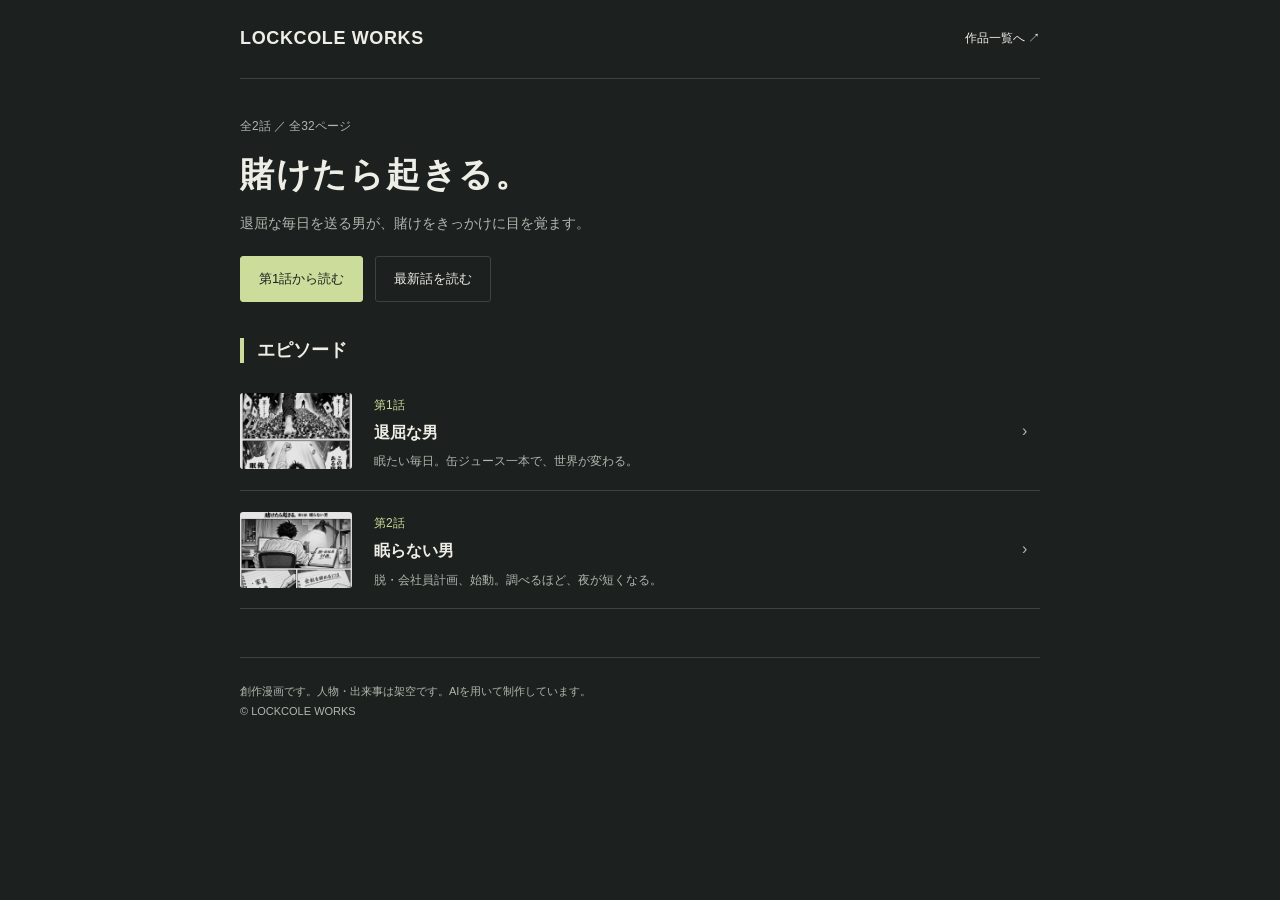
<file: index.html>
<!doctype html>
<html lang="ja"><head><meta charset="utf-8"><meta name="viewport" content="width=device-width,initial-scale=1"><meta name="theme-color" content="#1c201f"><meta name="description" content="漫画『賭けたら起きる。』全2話・32ページ。第2話『眠らない男』公開中。"><title>賭けたら起きる。｜漫画</title><link rel="stylesheet" href="styles.css?v=ba436b7c9296"><script src="landing.js?v=1c96149e9ddd" defer></script></head>
<body><header class="head wrap"><a class="brand" href="https://lockcole6.github.io/">LOCKCOLE WORKS</a><a href="https://lockcole6.github.io/#manga">作品一覧へ ↗</a></header>
<main class="wrap"><section class="intro"><small>全2話 ／ 全32ページ</small><h1>賭けたら起きる。</h1><p>退屈な毎日を送る男が、賭けをきっかけに目を覚ます。</p><div class="actions"><a class="btn primary" href="episodes/01/">第1話から読む</a><a class="btn" href="episodes/02/">最新話を読む</a></div></section>
<h2 class="heading">エピソード</h2><a class="row" href="episodes/01/"><img width="1024" height="1584" class="thumb" src="images/page-001.webp?v=d7819436bf69" alt="" loading="lazy" decoding="async"><div><small>第1話</small><h3>退屈な男</h3><p>眠たい毎日。缶ジュース一本で、世界が変わる。</p></div><span class="arrow" aria-hidden="true">›</span></a><a class="row" href="episodes/02/"><img width="1024" height="1536" class="thumb" src="images/episode-02/page-001.webp?v=b868c9558c96" alt="" loading="lazy" decoding="async"><div><small>第2話</small><h3>眠らない男</h3><p>脱・会社員計画、始動。調べるほど、夜が短くなる。</p></div><span class="arrow" aria-hidden="true">›</span></a></main>
<footer class="wrap">創作漫画です。人物・出来事は架空です。AIを用いて制作しています。<br>© LOCKCOLE WORKS</footer></body></html>
</file>
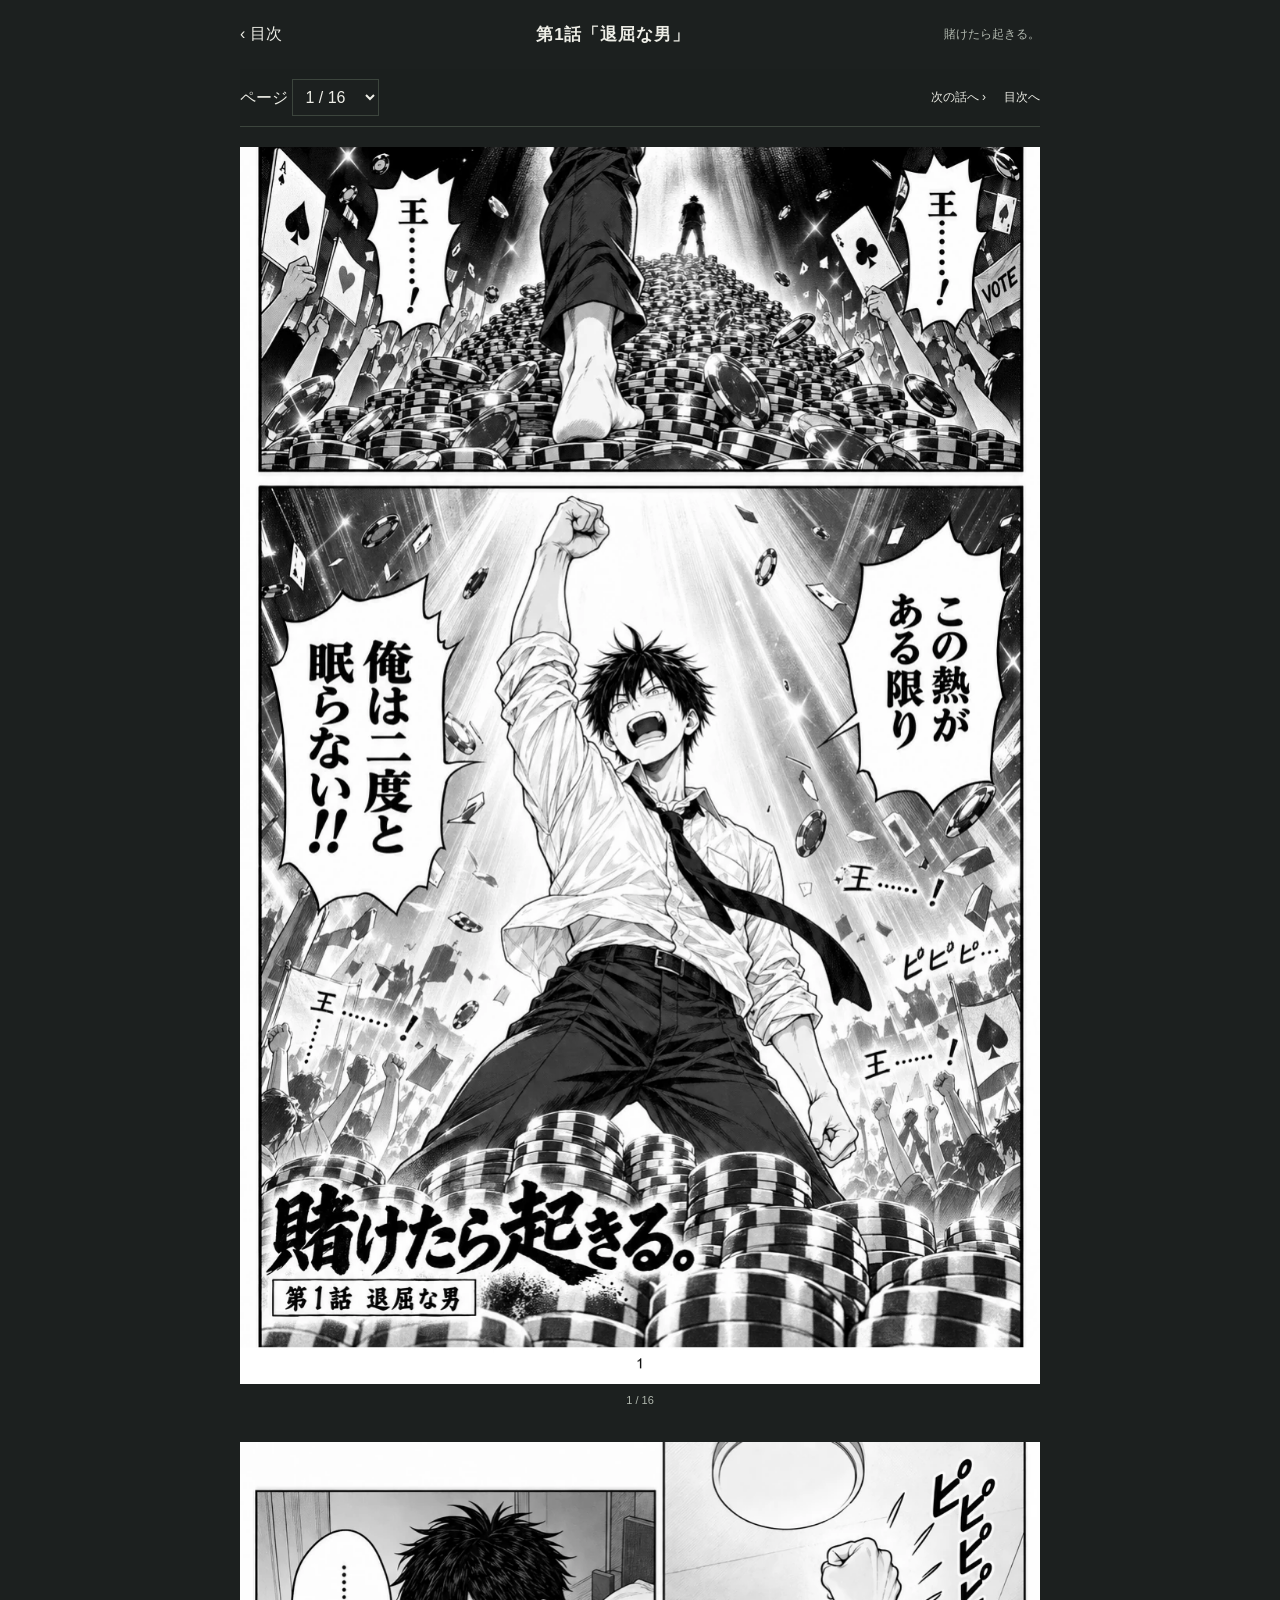
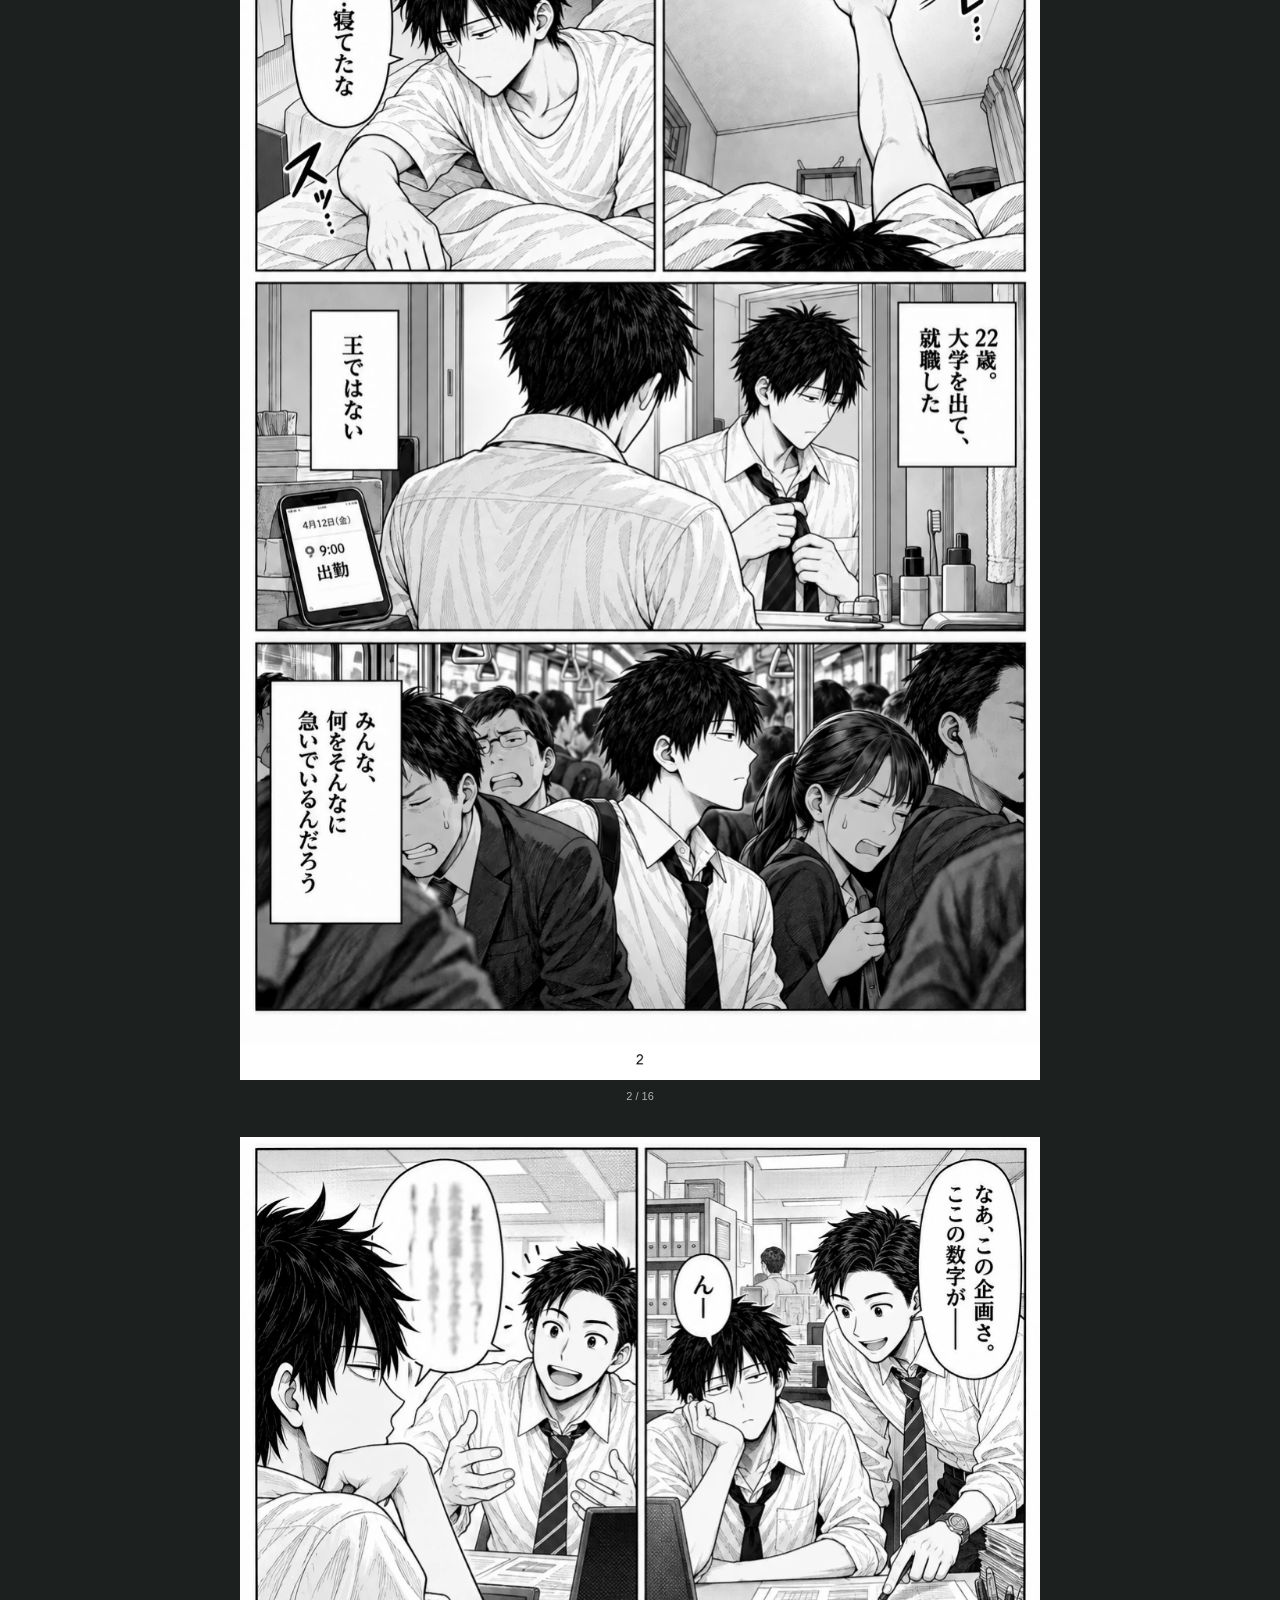
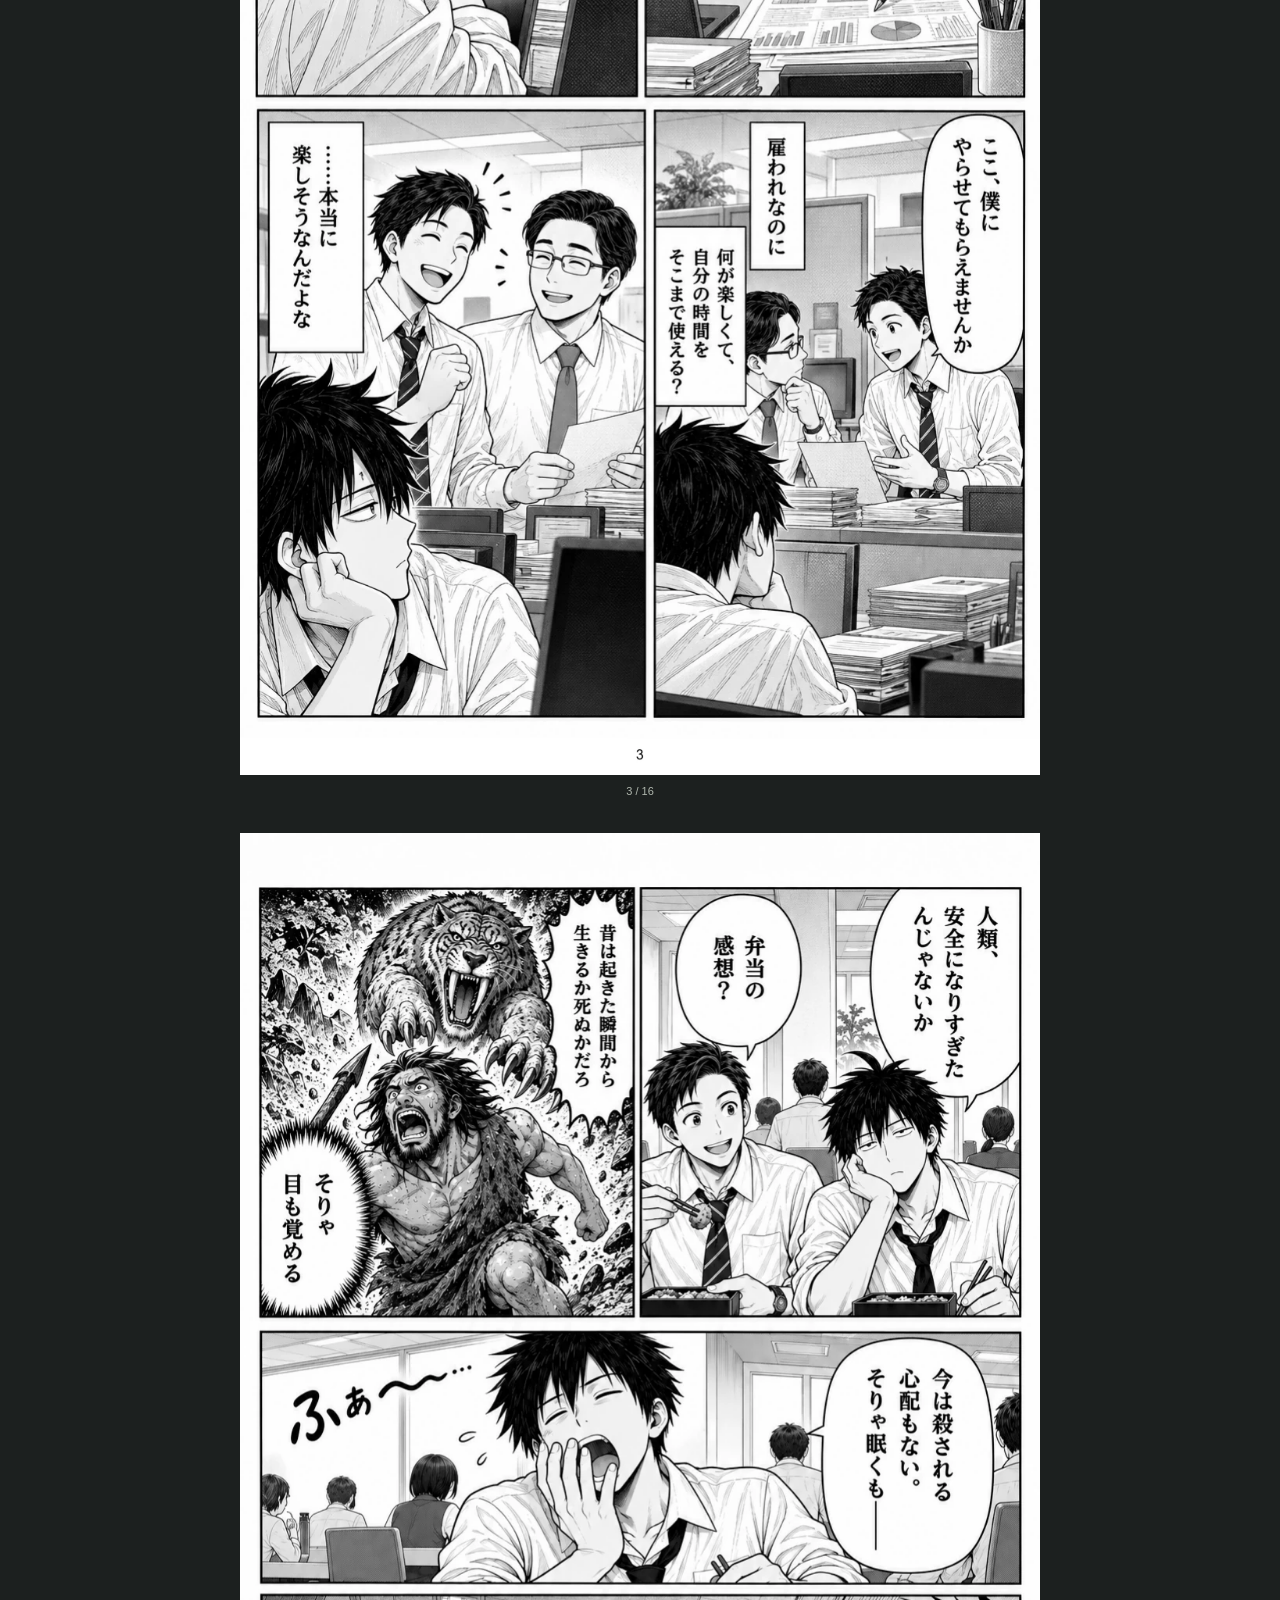
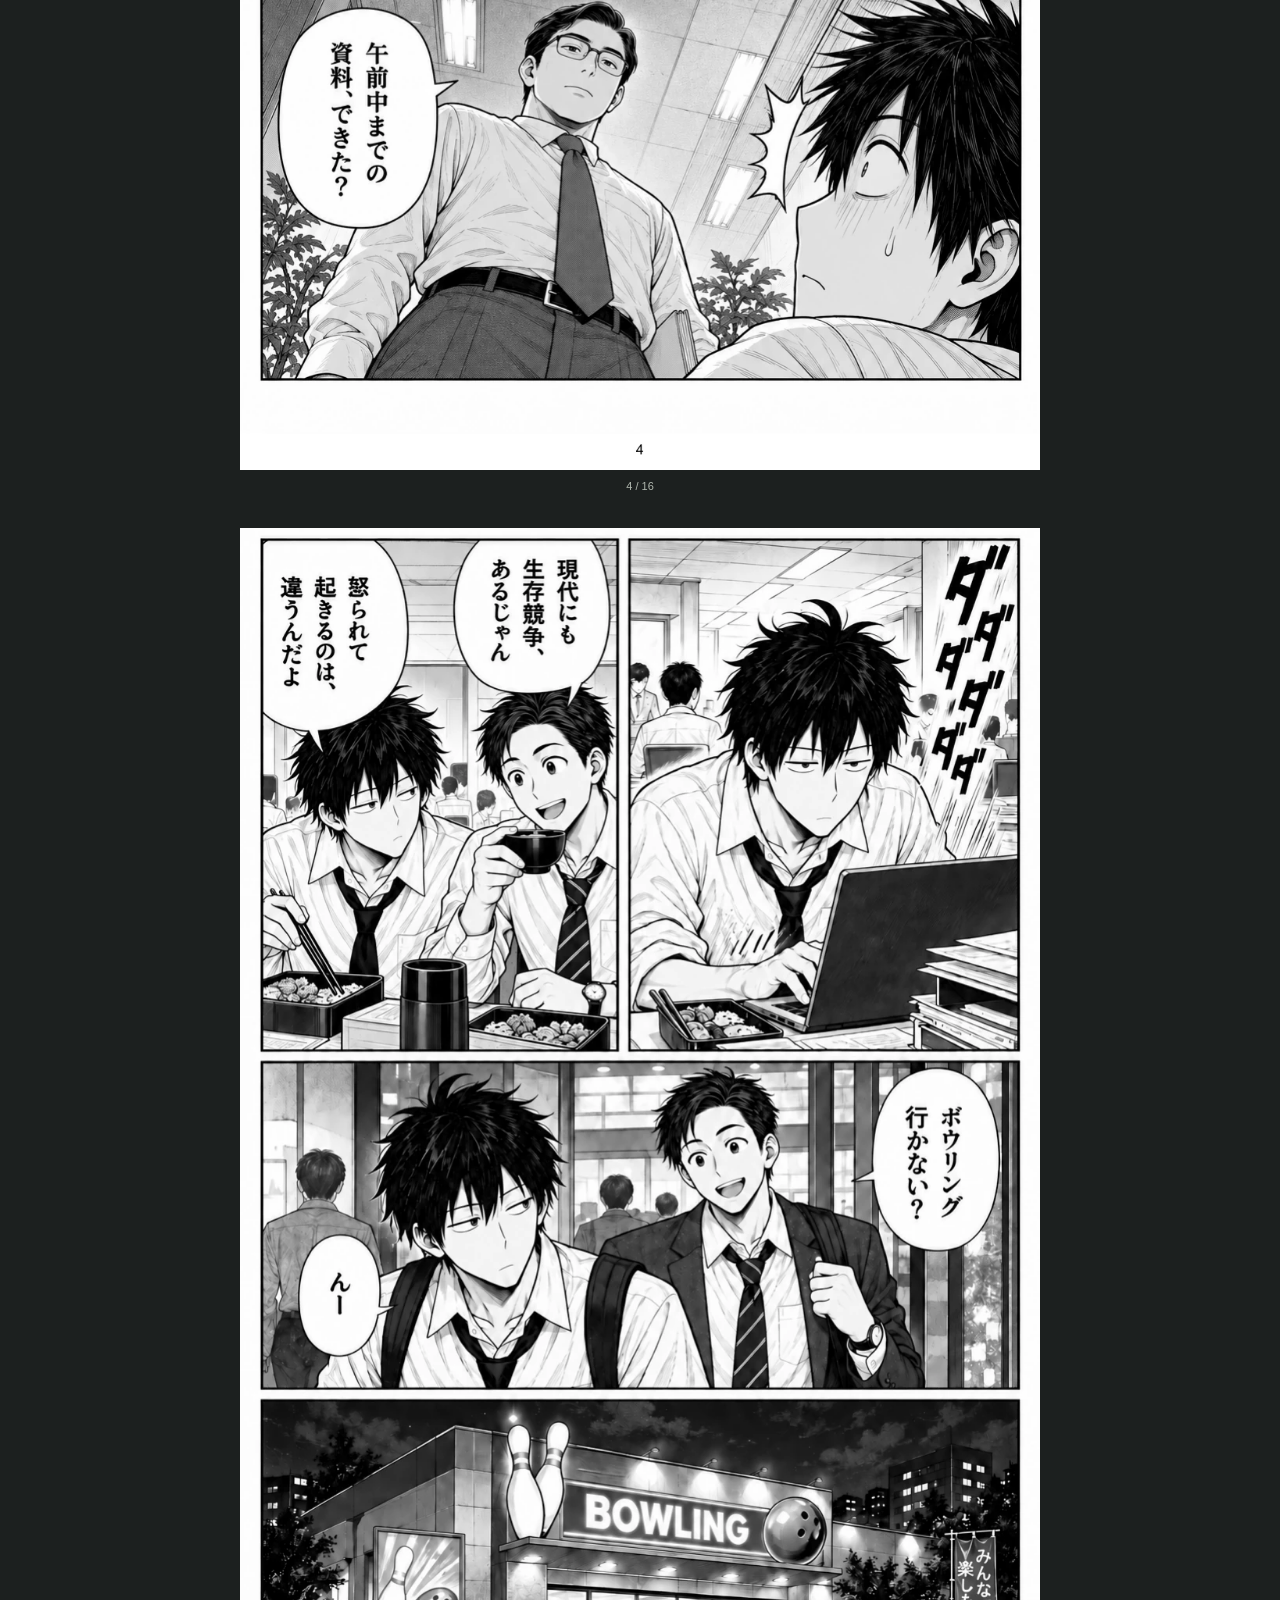
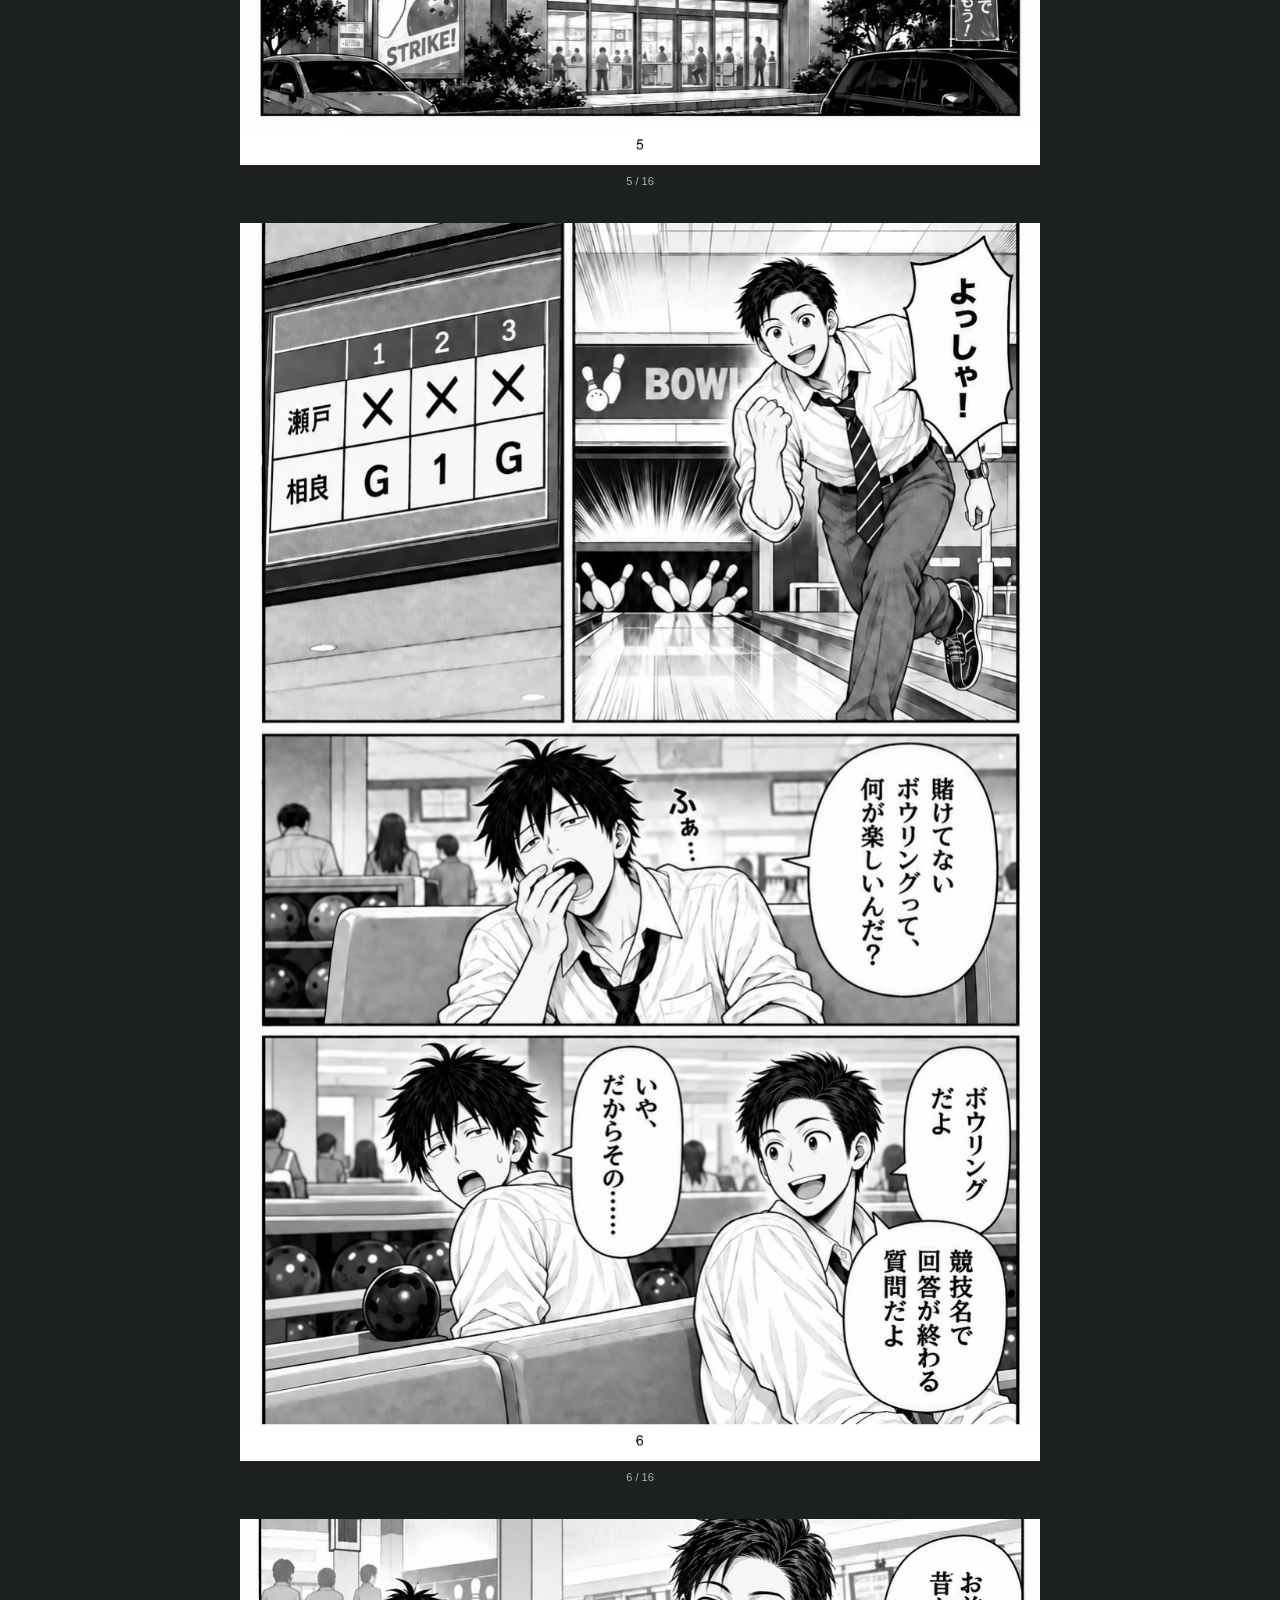
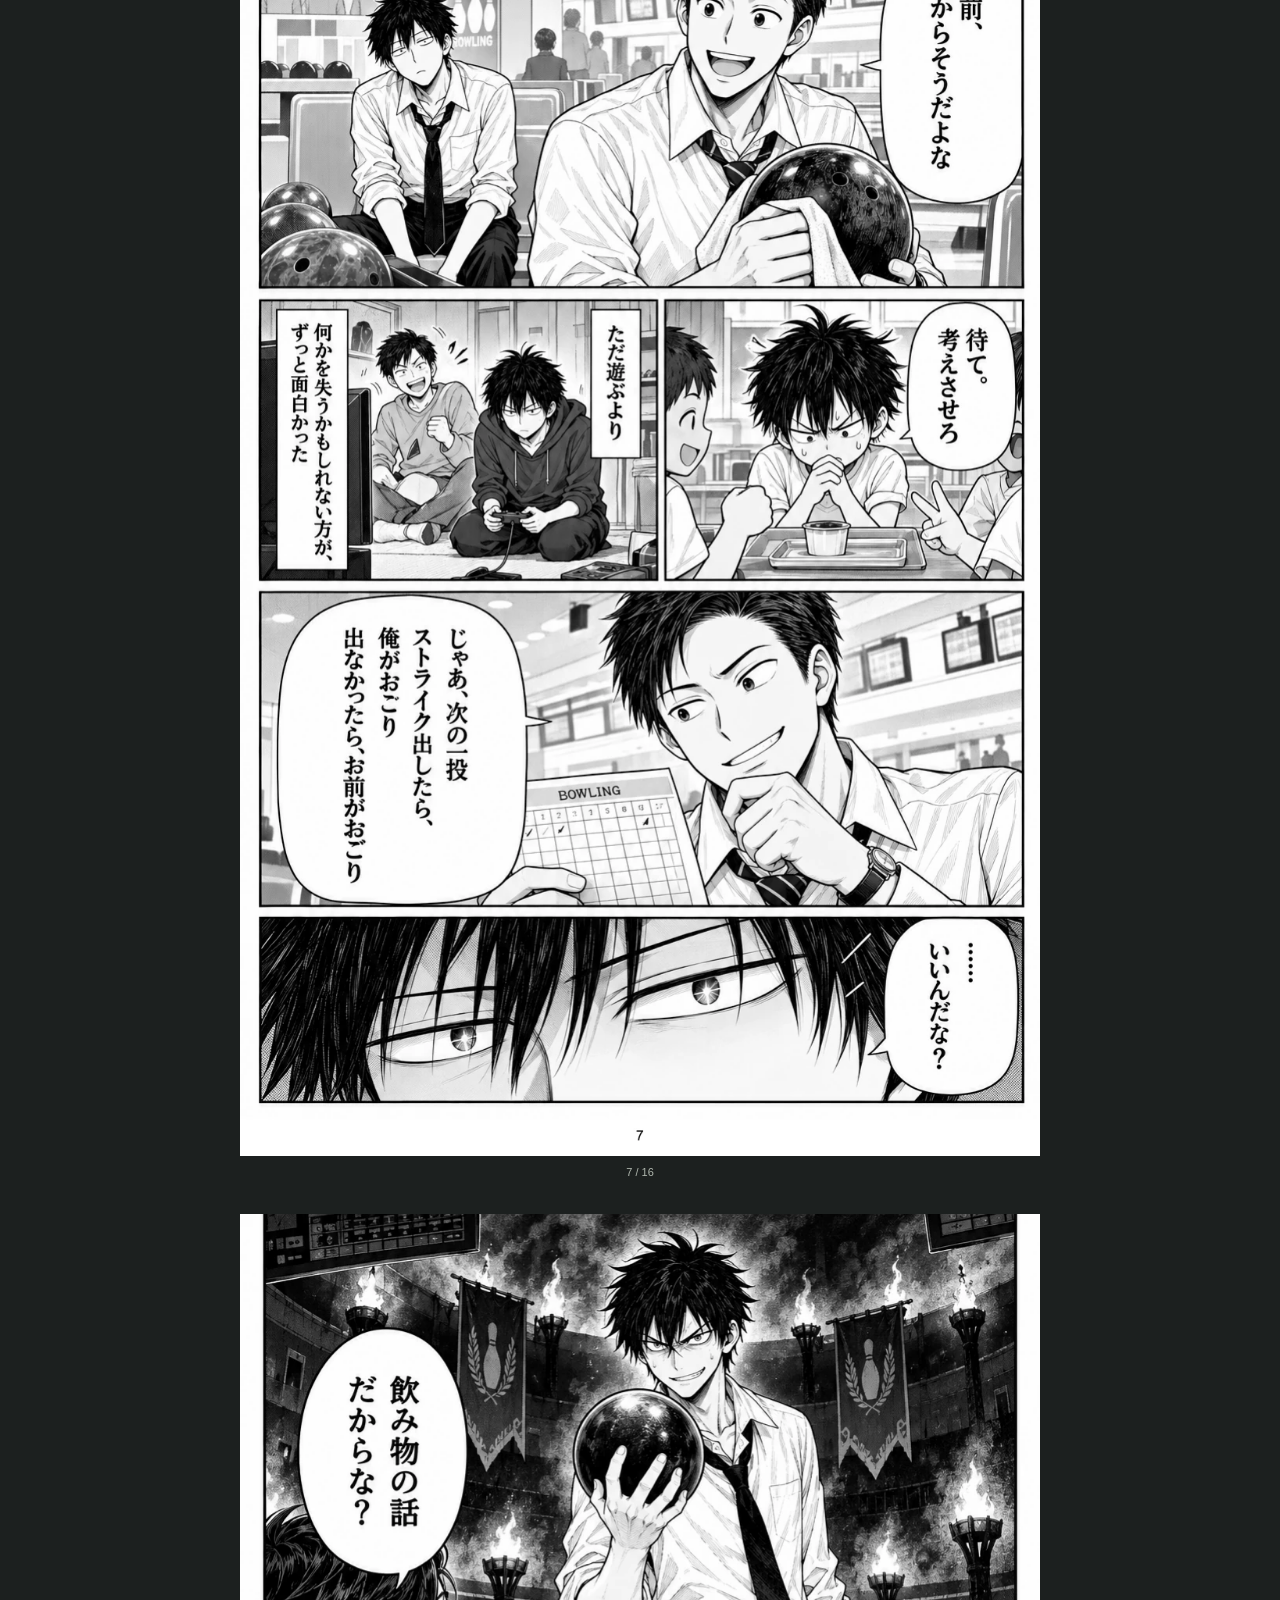
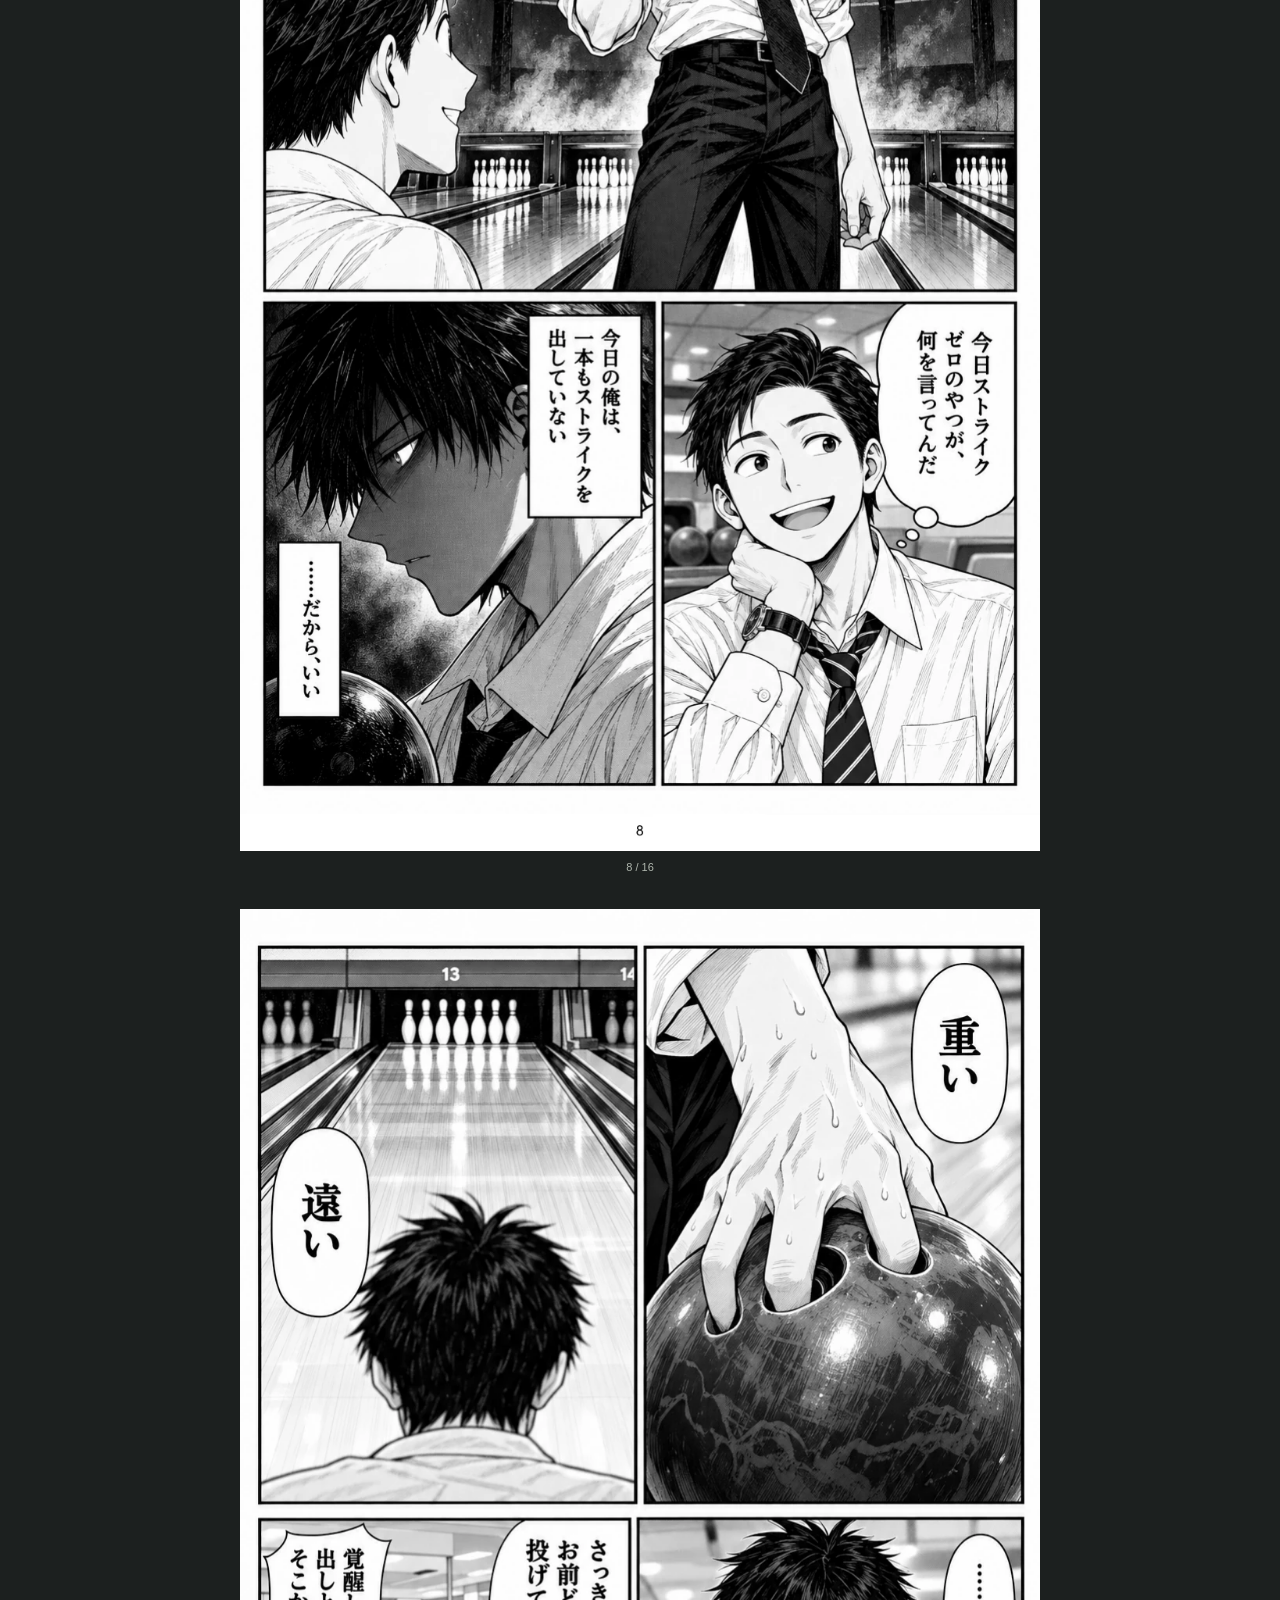
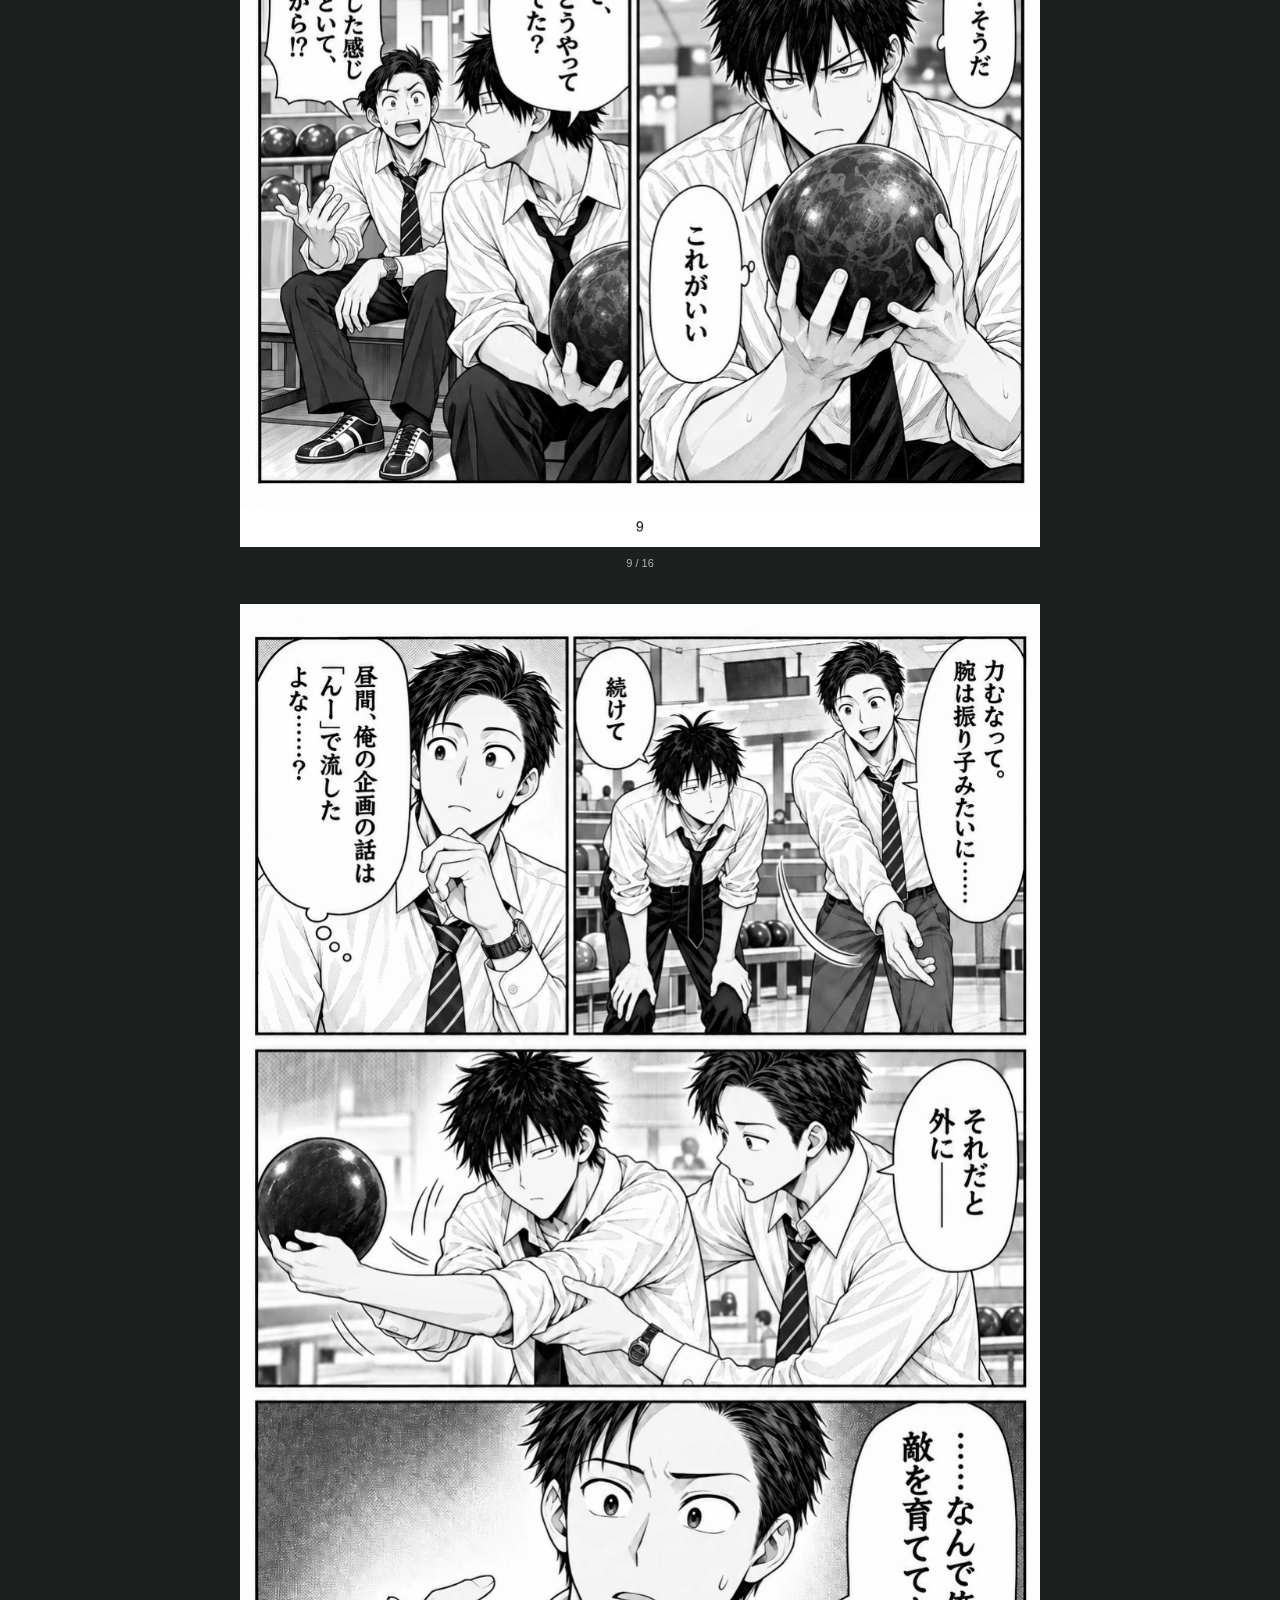
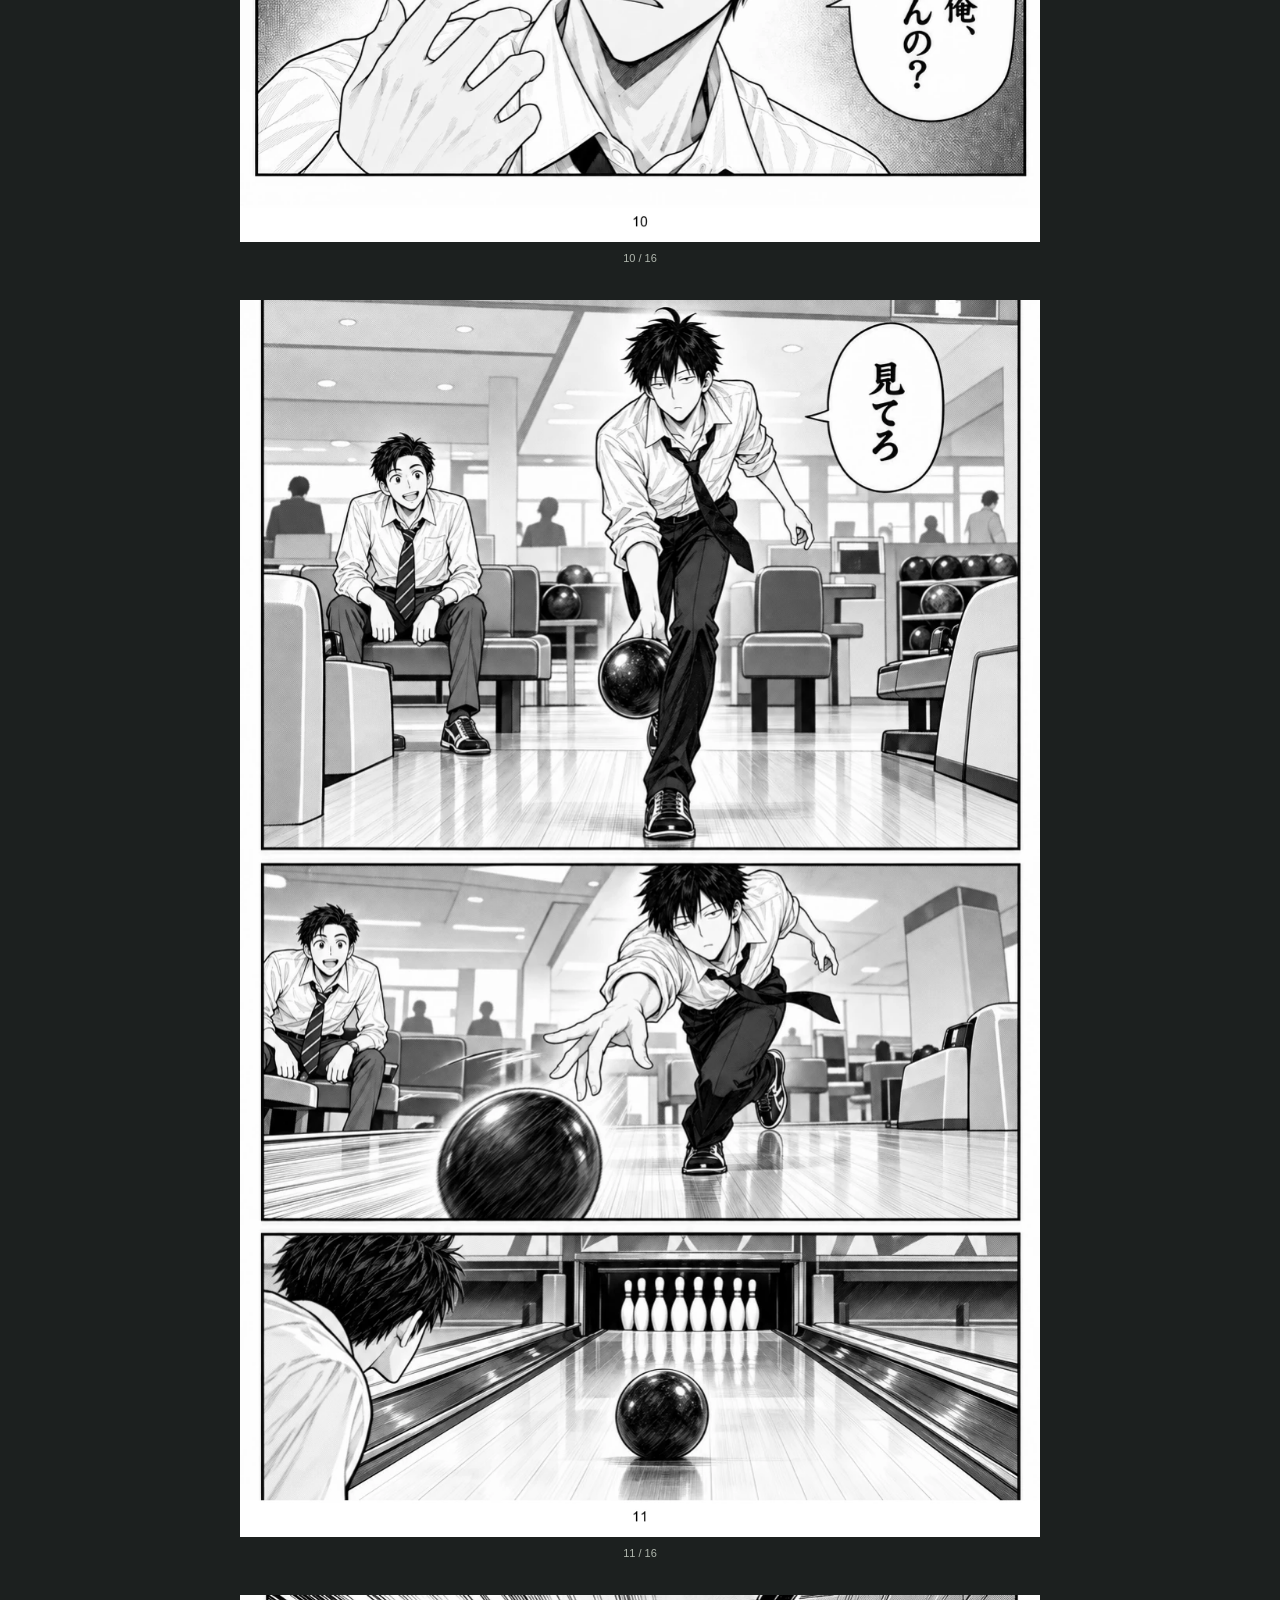
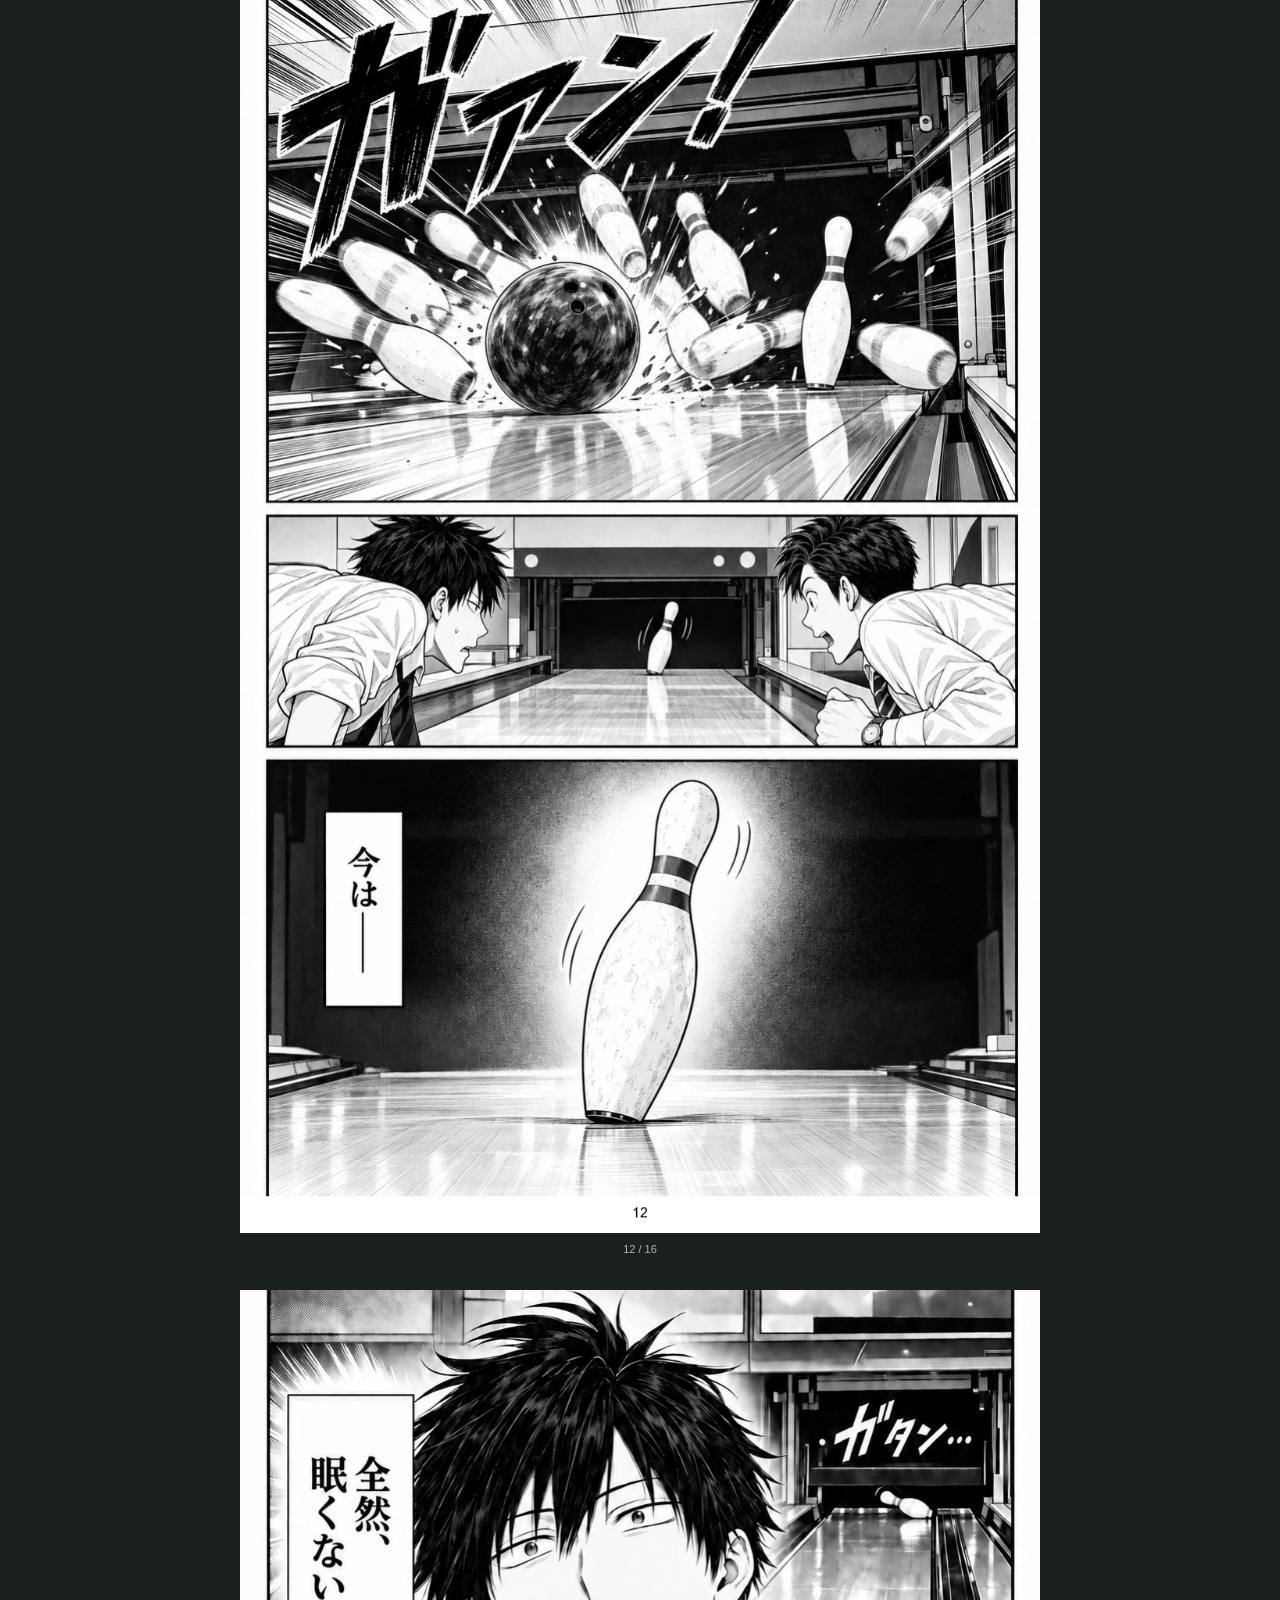
<file: episodes/01/index.html>
<!doctype html>
<html lang="ja"><head><meta charset="utf-8"><meta name="viewport" content="width=device-width,initial-scale=1"><meta name="theme-color" content="#1c201f"><title>第1話「退屈な男」｜賭けたら起きる。</title><link rel="stylesheet" href="../../styles.css?v=ba436b7c9296"></head>
<body class="reader"><a class="skip" href="#p1">本文へ</a><header class="reader-head wrap"><a href="../../index.html">‹ 目次</a><h1>第1話「退屈な男」</h1><span class="muted">賭けたら起きる。</span></header>
<nav class="wrap readerbar" aria-label="話とページ"><label>ページ <select id="jump" aria-label="表示ページ"><option value="1">1 / 16</option><option value="2">2 / 16</option><option value="3">3 / 16</option><option value="4">4 / 16</option><option value="5">5 / 16</option><option value="6">6 / 16</option><option value="7">7 / 16</option><option value="8">8 / 16</option><option value="9">9 / 16</option><option value="10">10 / 16</option><option value="11">11 / 16</option><option value="12">12 / 16</option><option value="13">13 / 16</option><option value="14">14 / 16</option><option value="15">15 / 16</option><option value="16">16 / 16</option></select></label><div class="links"><a href="../02/">次の話へ ›</a><a href="../../index.html">目次へ</a></div></nav>
<main class="pages"><figure id="p1"><img src="../../images/page-001.webp?v=d7819436bf69" width="1024" height="1584" alt="賭けたら起きる。 第1話 1ページ" fetchpriority="high" decoding="async"><figcaption>1 / 16</figcaption></figure>
<figure id="p2"><img src="../../images/page-002.webp?v=290551d43671" width="1024" height="1584" alt="賭けたら起きる。 第1話 2ページ" loading="lazy" decoding="async"><figcaption>2 / 16</figcaption></figure>
<figure id="p3"><img src="../../images/page-003.webp?v=e99a34332dd9" width="1024" height="1584" alt="賭けたら起きる。 第1話 3ページ" loading="lazy" decoding="async"><figcaption>3 / 16</figcaption></figure>
<figure id="p4"><img src="../../images/page-004.webp?v=7e950f9d0ce2" width="1024" height="1584" alt="賭けたら起きる。 第1話 4ページ" loading="lazy" decoding="async"><figcaption>4 / 16</figcaption></figure>
<figure id="p5"><img src="../../images/page-005.webp?v=65666c9d979c" width="1024" height="1584" alt="賭けたら起きる。 第1話 5ページ" loading="lazy" decoding="async"><figcaption>5 / 16</figcaption></figure>
<figure id="p6"><img src="../../images/page-006.webp?v=92e03568dca6" width="1024" height="1584" alt="賭けたら起きる。 第1話 6ページ" loading="lazy" decoding="async"><figcaption>6 / 16</figcaption></figure>
<figure id="p7"><img src="../../images/page-007.webp?v=d19239076fa8" width="1024" height="1584" alt="賭けたら起きる。 第1話 7ページ" loading="lazy" decoding="async"><figcaption>7 / 16</figcaption></figure>
<figure id="p8"><img src="../../images/page-008.webp?v=87aff2c68ca7" width="1024" height="1584" alt="賭けたら起きる。 第1話 8ページ" loading="lazy" decoding="async"><figcaption>8 / 16</figcaption></figure>
<figure id="p9"><img src="../../images/page-009.webp?v=512113c44058" width="1024" height="1584" alt="賭けたら起きる。 第1話 9ページ" loading="lazy" decoding="async"><figcaption>9 / 16</figcaption></figure>
<figure id="p10"><img src="../../images/page-010.webp?v=9baa6986352d" width="1024" height="1584" alt="賭けたら起きる。 第1話 10ページ" loading="lazy" decoding="async"><figcaption>10 / 16</figcaption></figure>
<figure id="p11"><img src="../../images/page-011.webp?v=b16c687676e4" width="1024" height="1584" alt="賭けたら起きる。 第1話 11ページ" loading="lazy" decoding="async"><figcaption>11 / 16</figcaption></figure>
<figure id="p12"><img src="../../images/page-012.webp?v=86419271b778" width="1024" height="1584" alt="賭けたら起きる。 第1話 12ページ" loading="lazy" decoding="async"><figcaption>12 / 16</figcaption></figure>
<figure id="p13"><img src="../../images/page-013.webp?v=1bd189e128fb" width="1024" height="1584" alt="賭けたら起きる。 第1話 13ページ" loading="lazy" decoding="async"><figcaption>13 / 16</figcaption></figure>
<figure id="p14"><img src="../../images/page-014.webp?v=f76d85c94752" width="1024" height="1584" alt="賭けたら起きる。 第1話 14ページ" loading="lazy" decoding="async"><figcaption>14 / 16</figcaption></figure>
<figure id="p15"><img src="../../images/page-015.webp?v=2f97288bcf69" width="1024" height="1584" alt="賭けたら起きる。 第1話 15ページ" loading="lazy" decoding="async"><figcaption>15 / 16</figcaption></figure>
<figure id="p16"><img src="../../images/page-016.webp?v=84b68796f00e" width="1024" height="1584" alt="賭けたら起きる。 第1話 16ページ、1話完" loading="lazy" decoding="async"><figcaption>16 / 16</figcaption></figure></main>
<section class="reader-end"><p>第1話 了</p><a class="btn primary" href="../02/">第2話を読む ›</a><a class="btn" href="../../index.html">目次へ戻る</a><a class="btn" href="#p1">この話の最初へ</a></section>
<footer class="wrap">創作漫画です。人物・出来事は架空です。AIを用いて制作しています。</footer><script src="../../reader.js?v=09e105eb55db"></script></body></html>
</file>
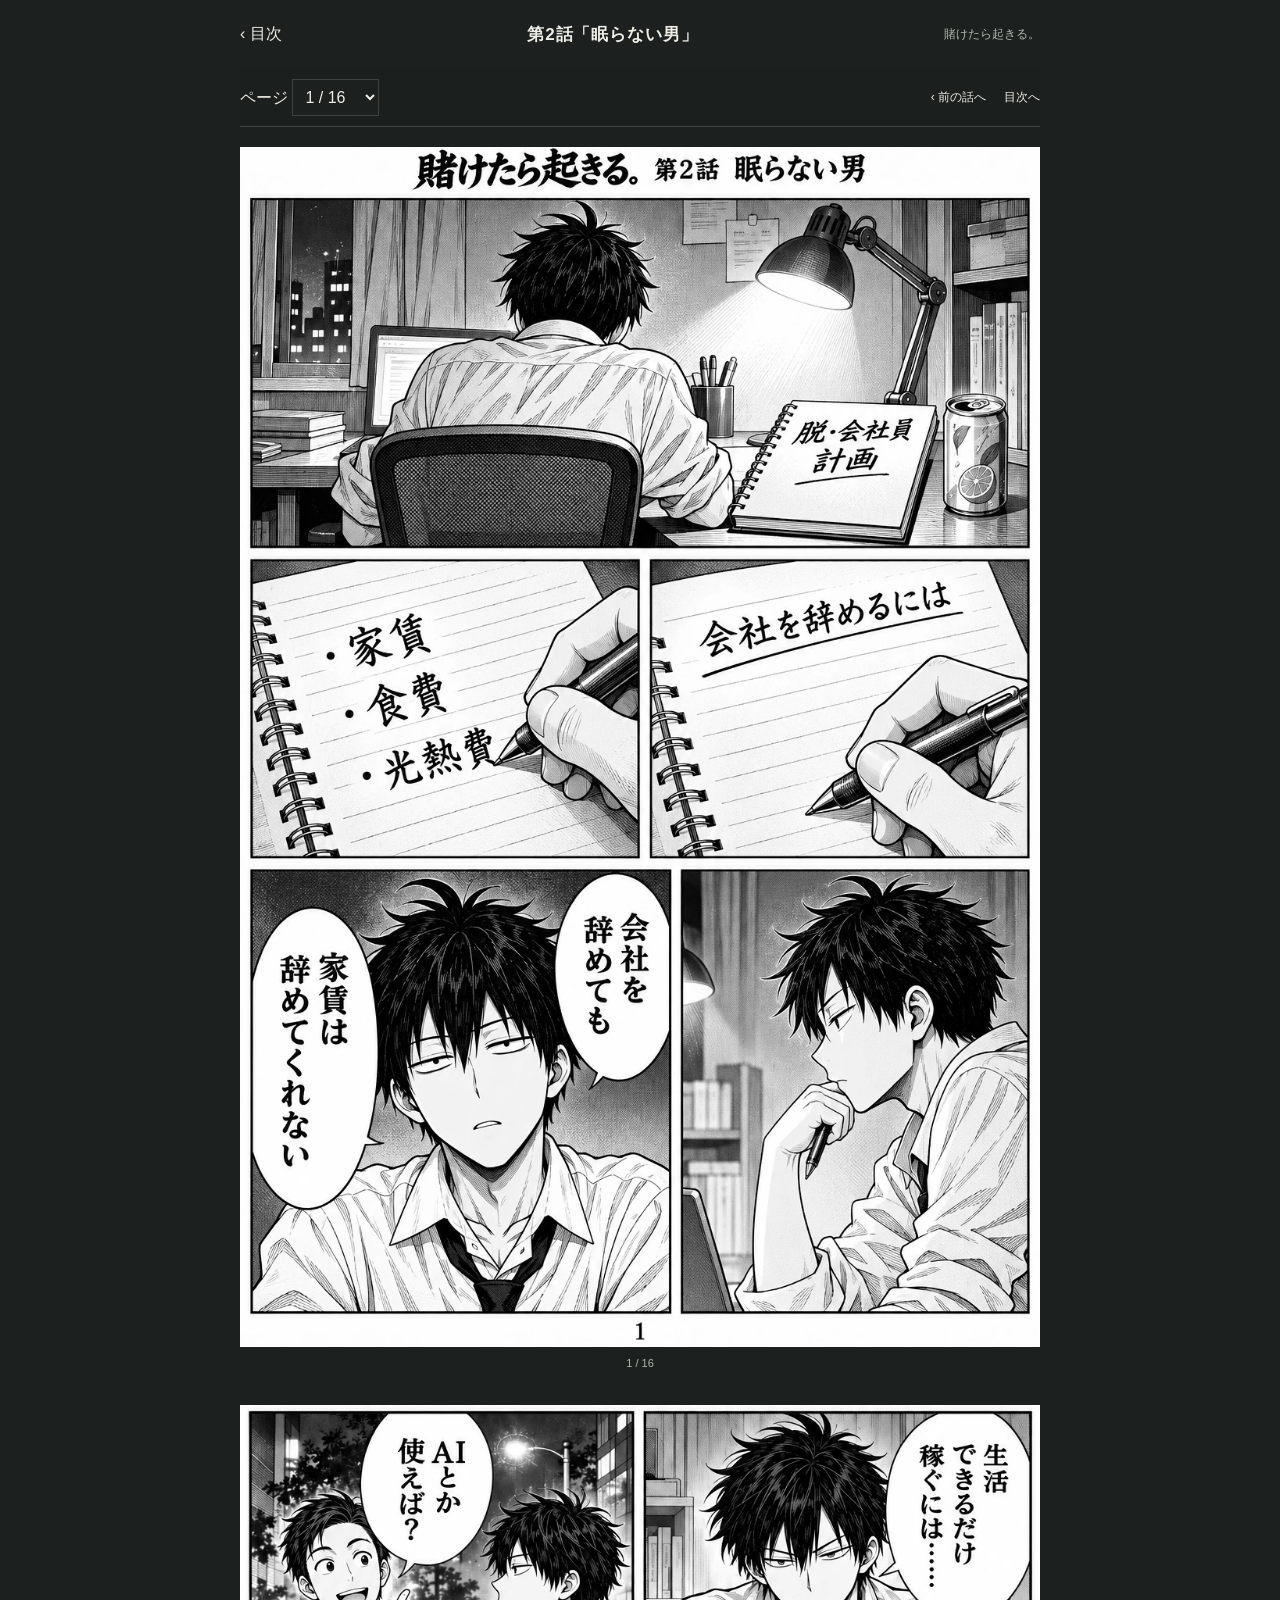
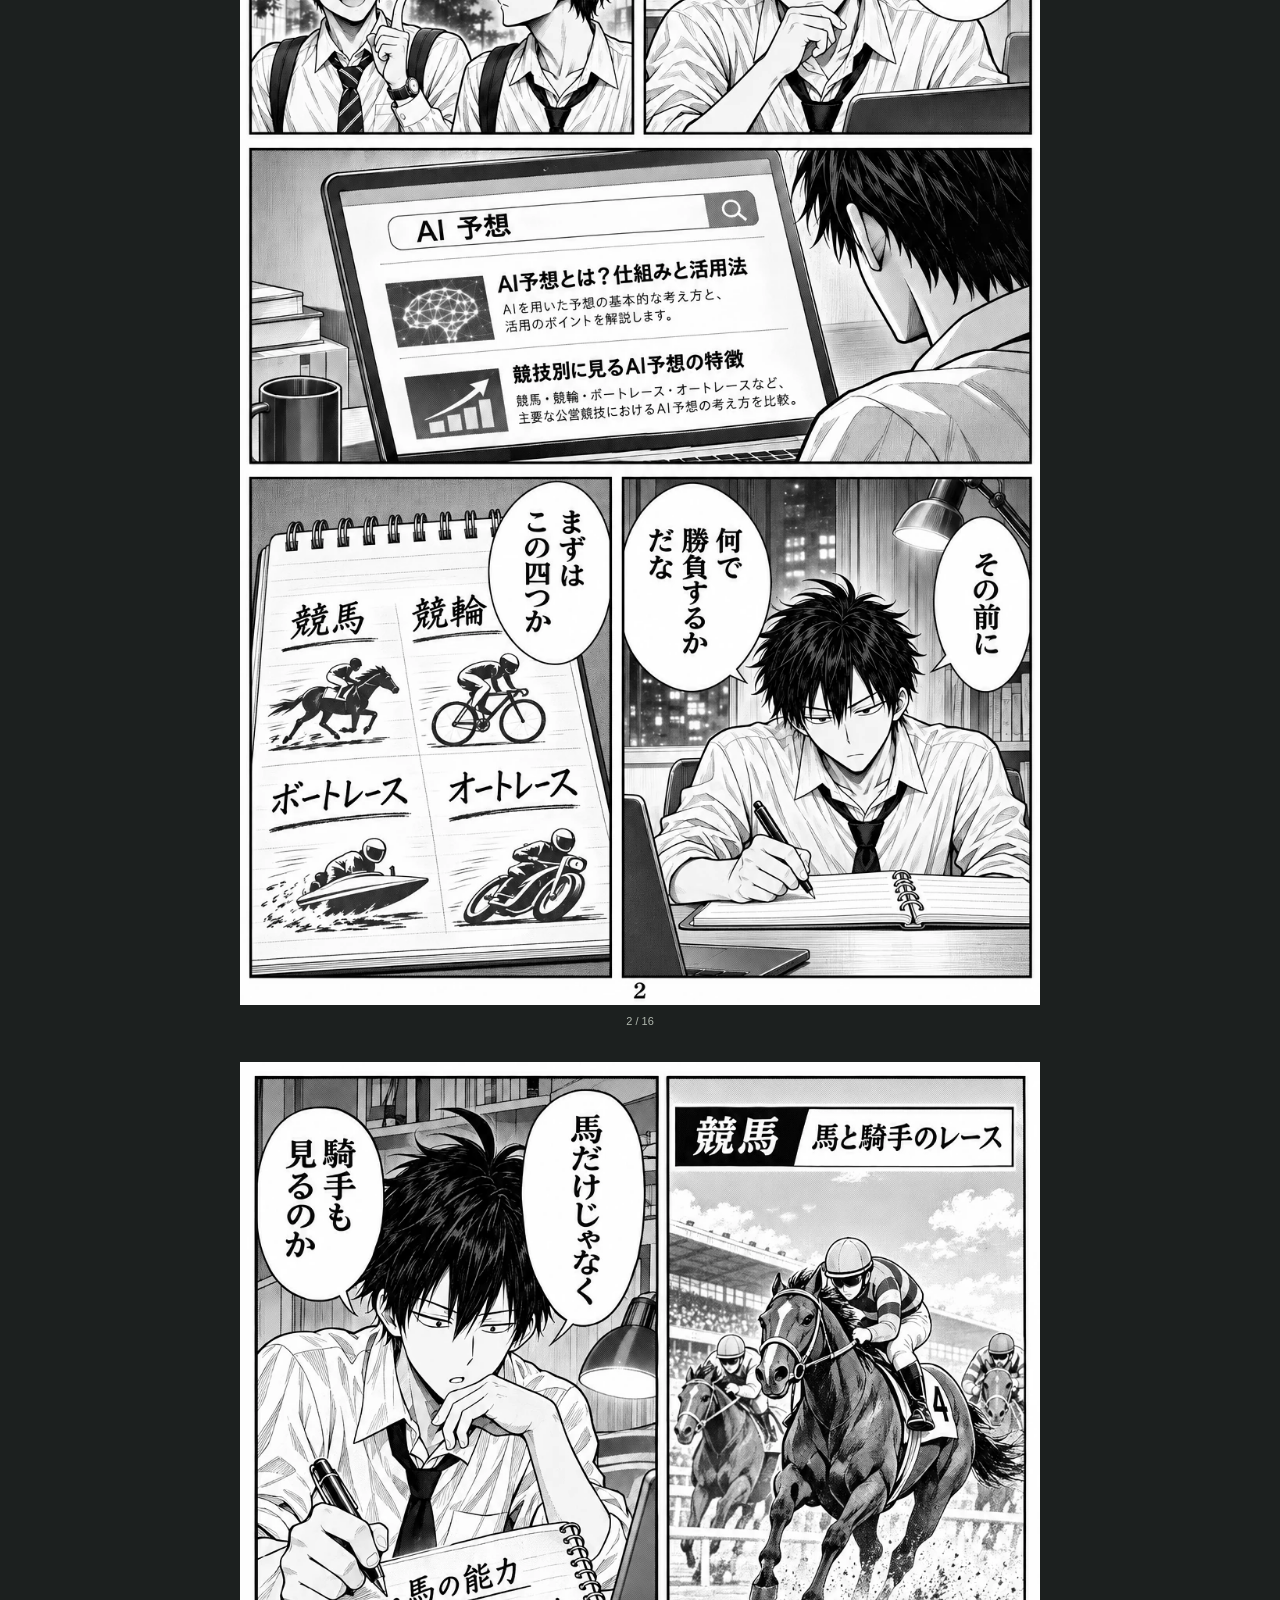
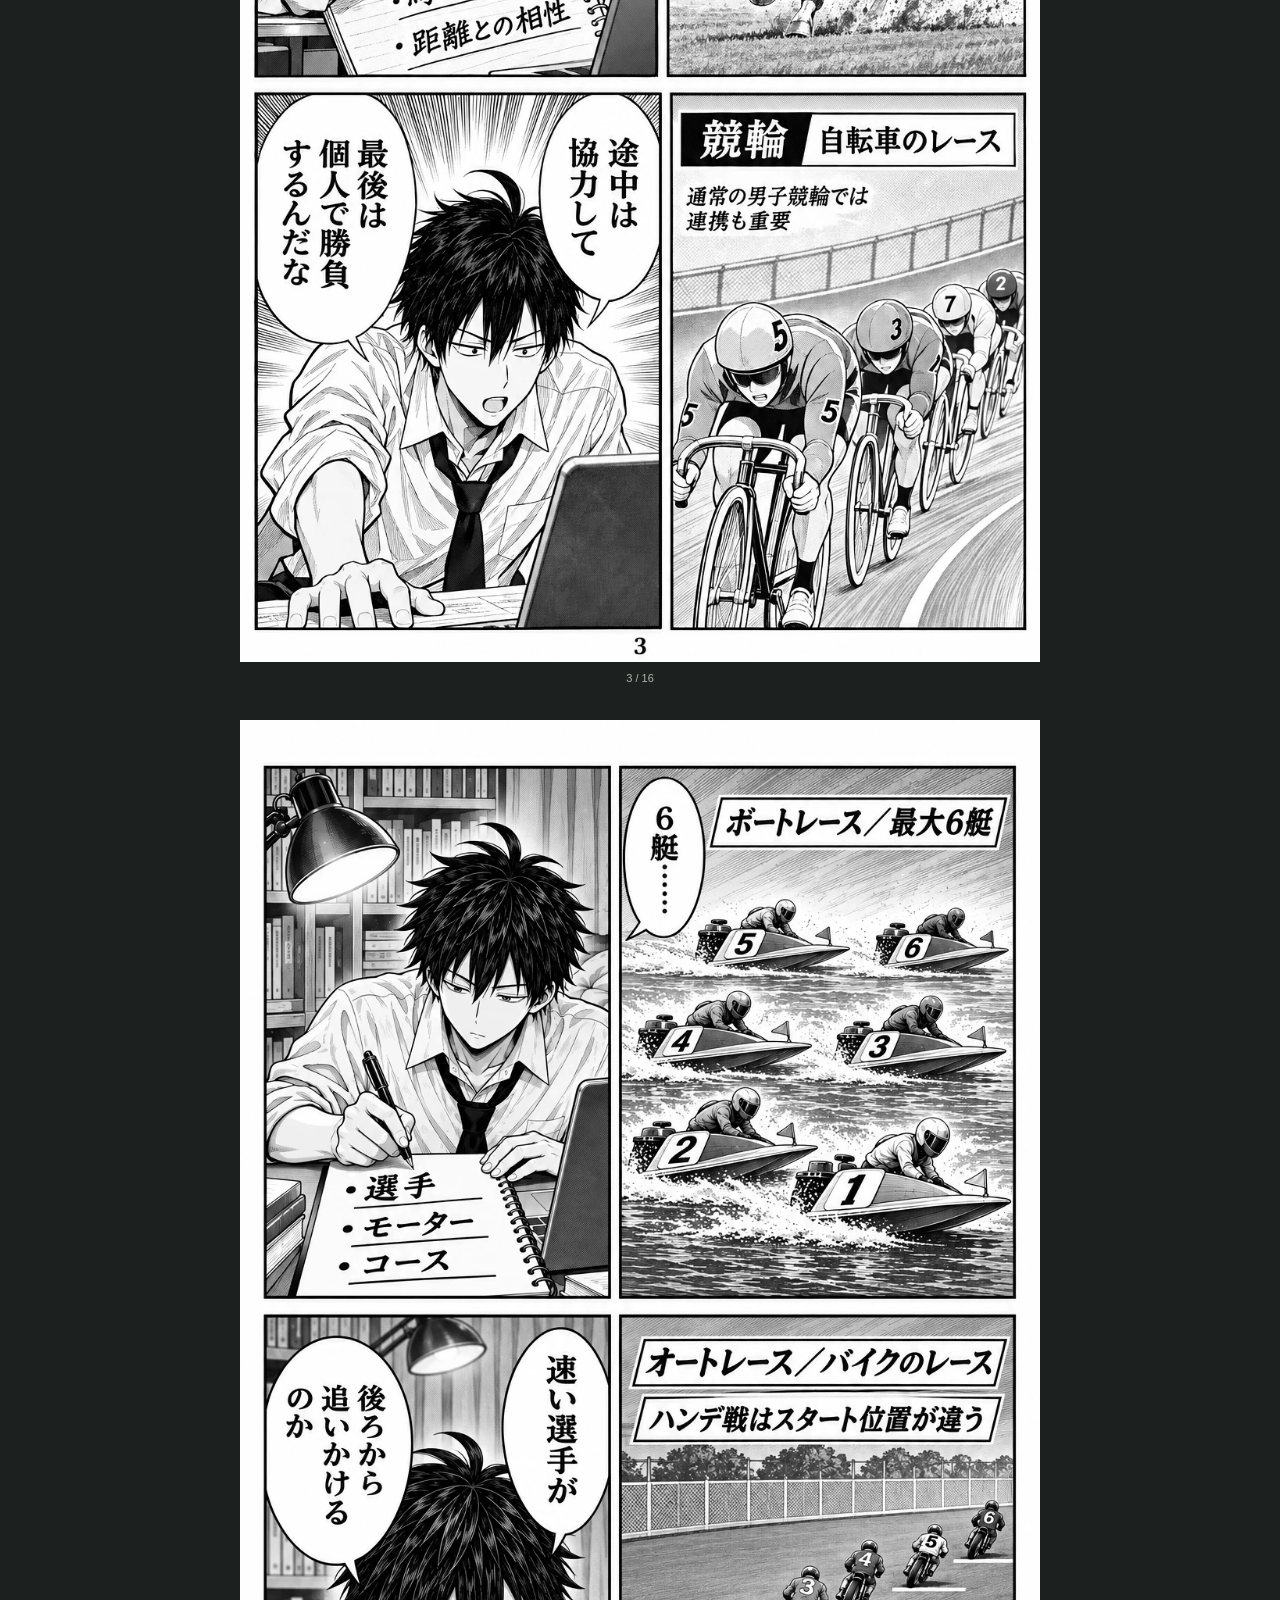
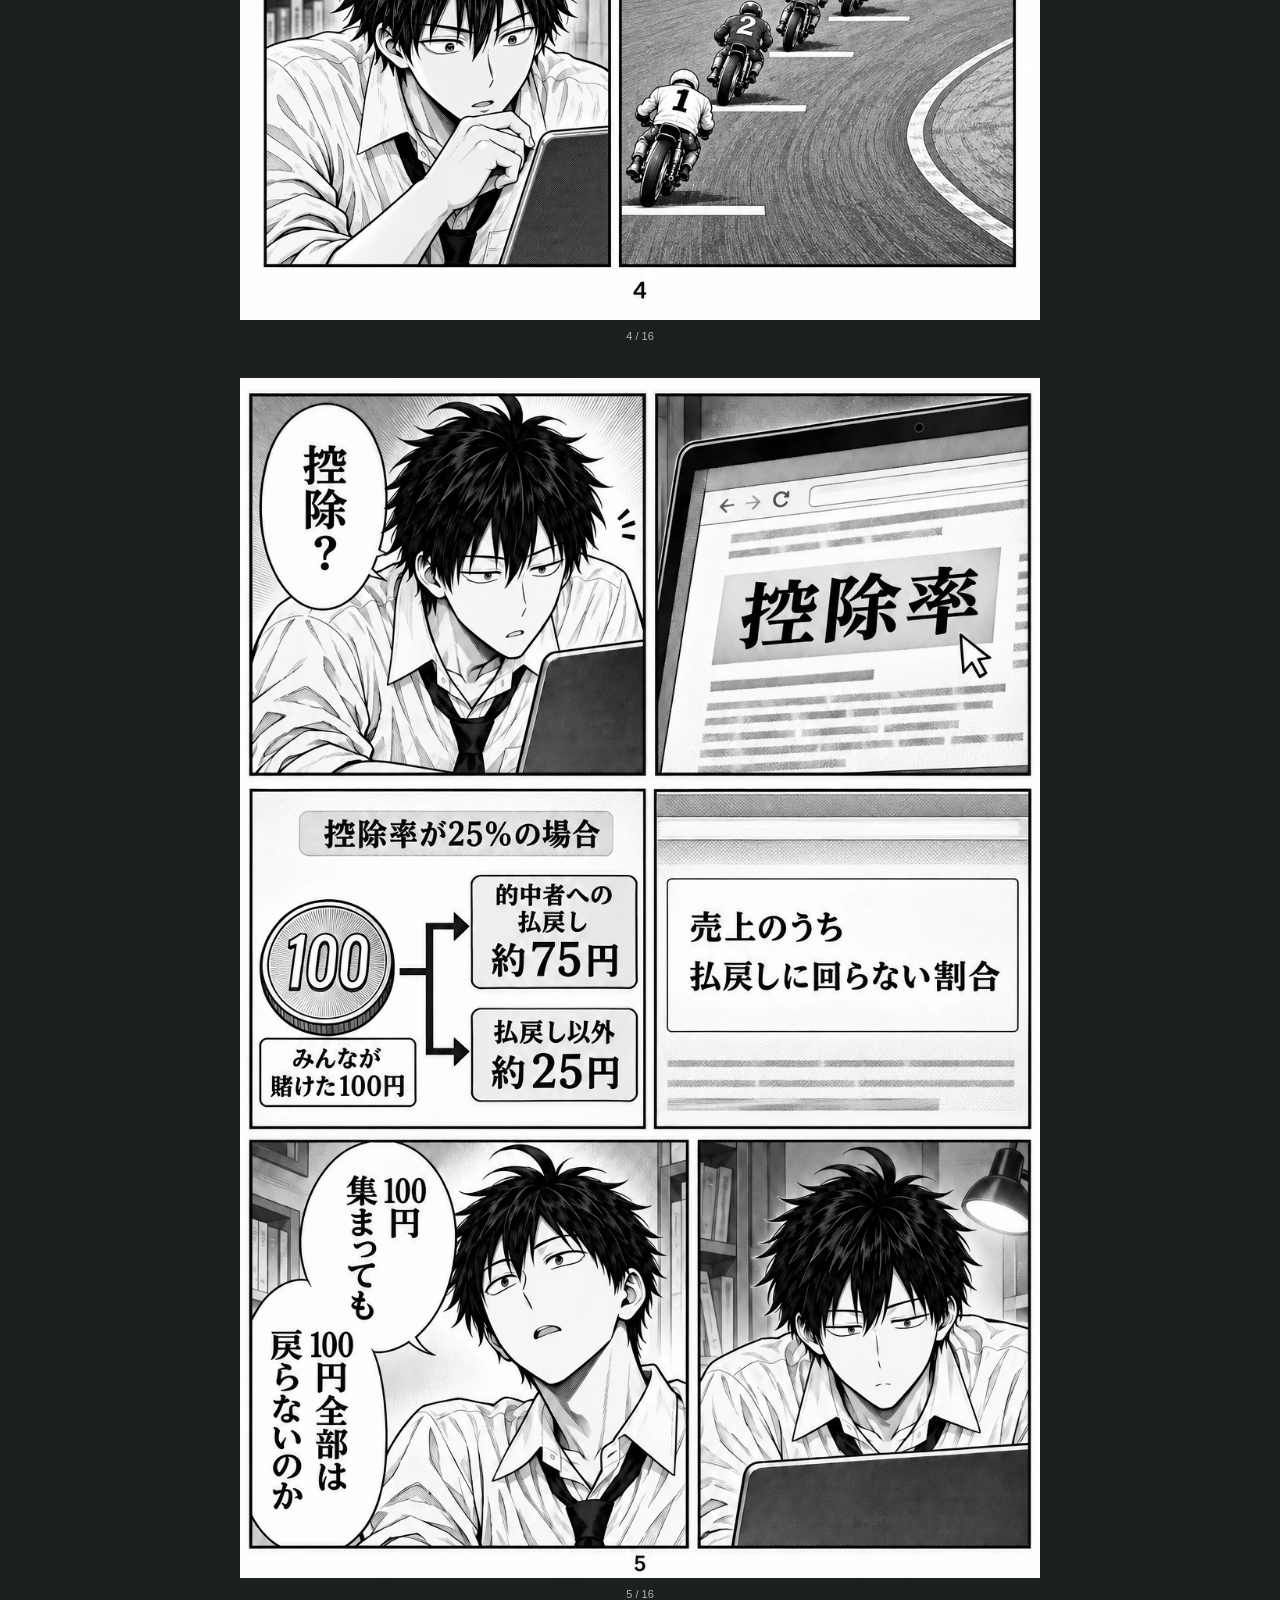
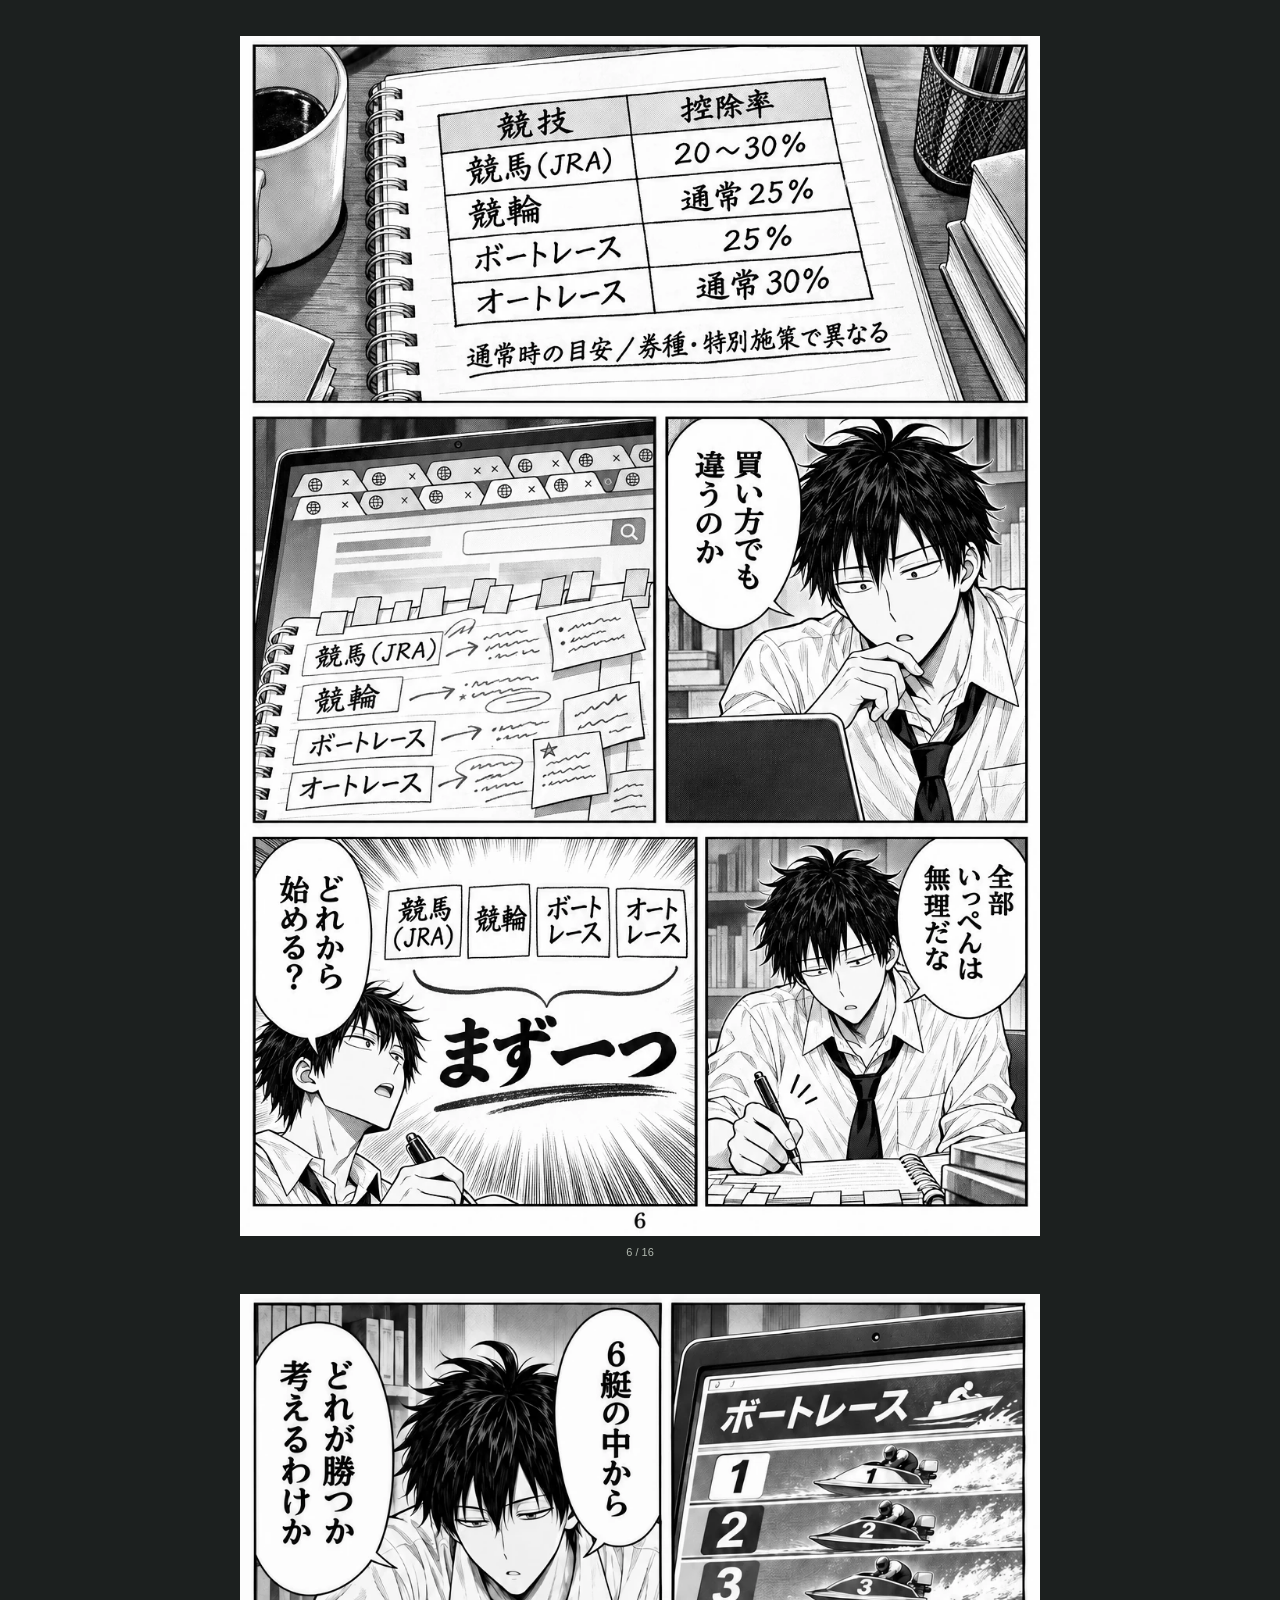
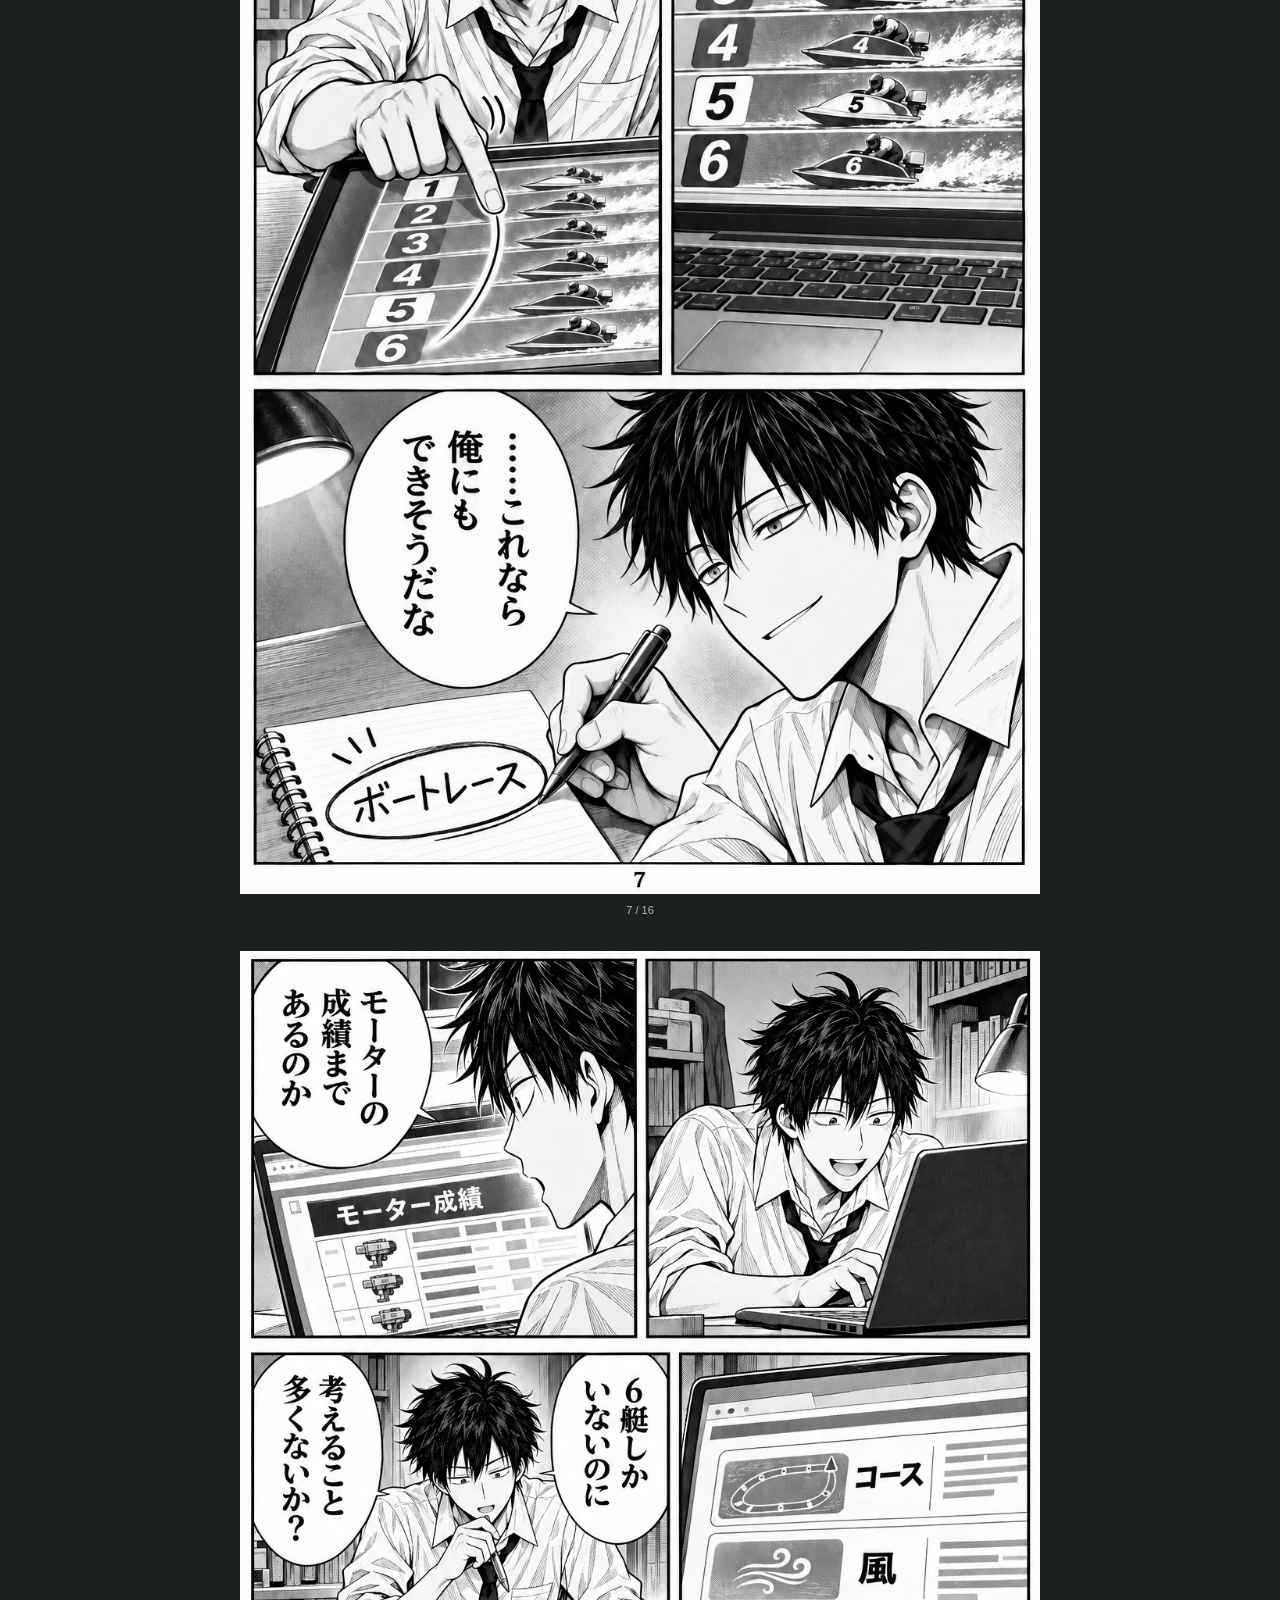
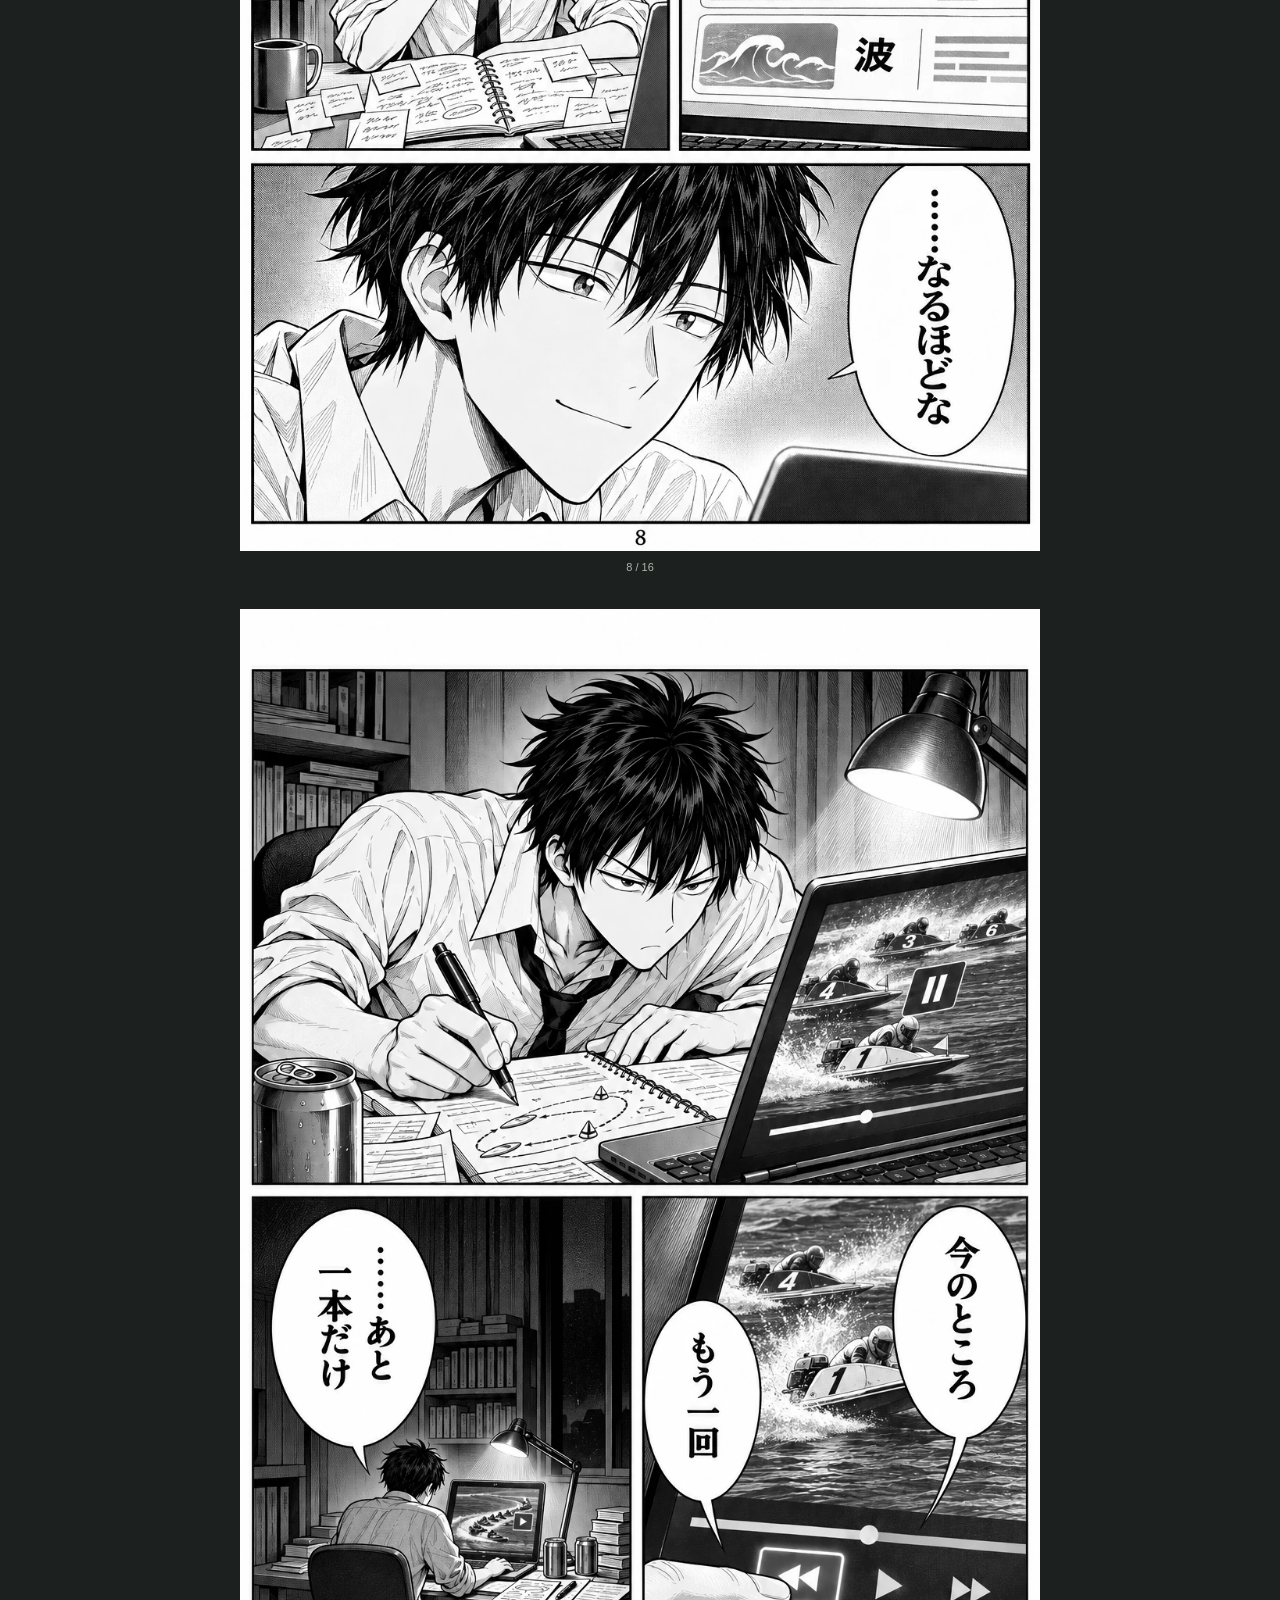
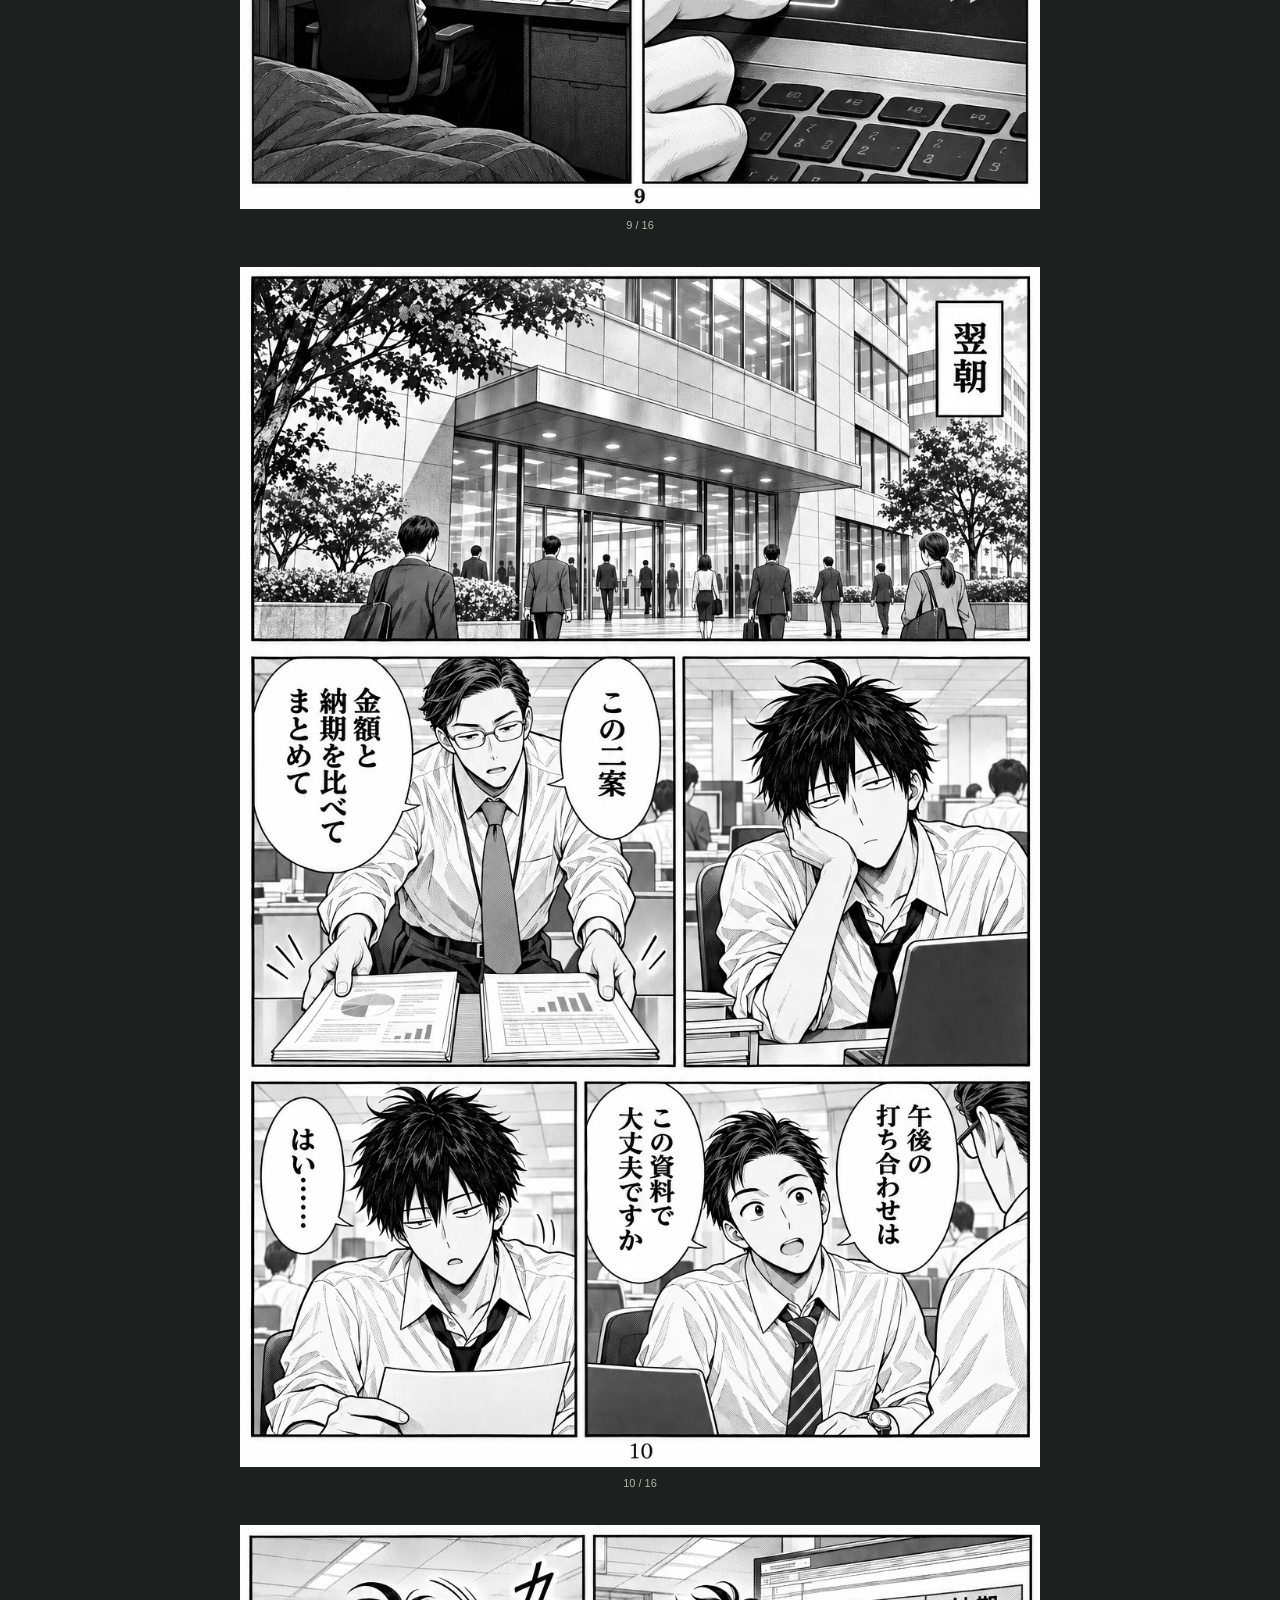
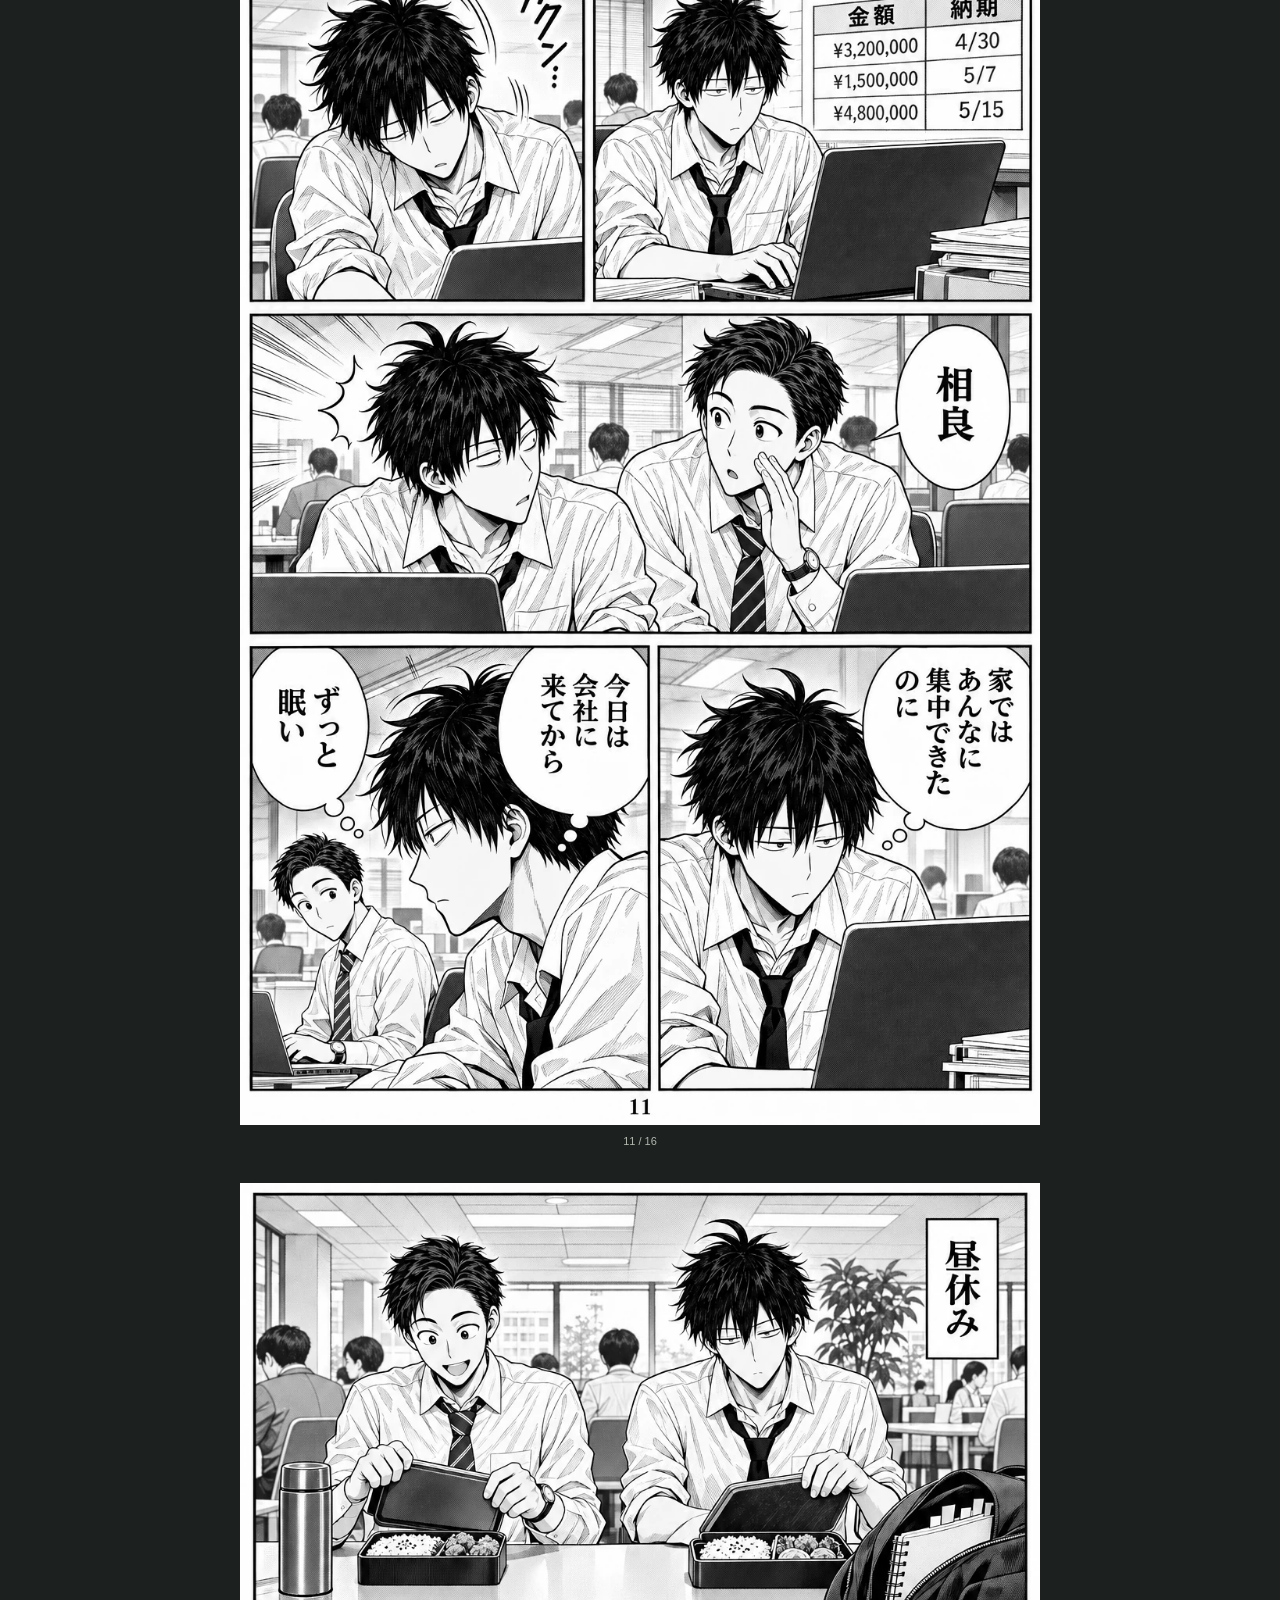
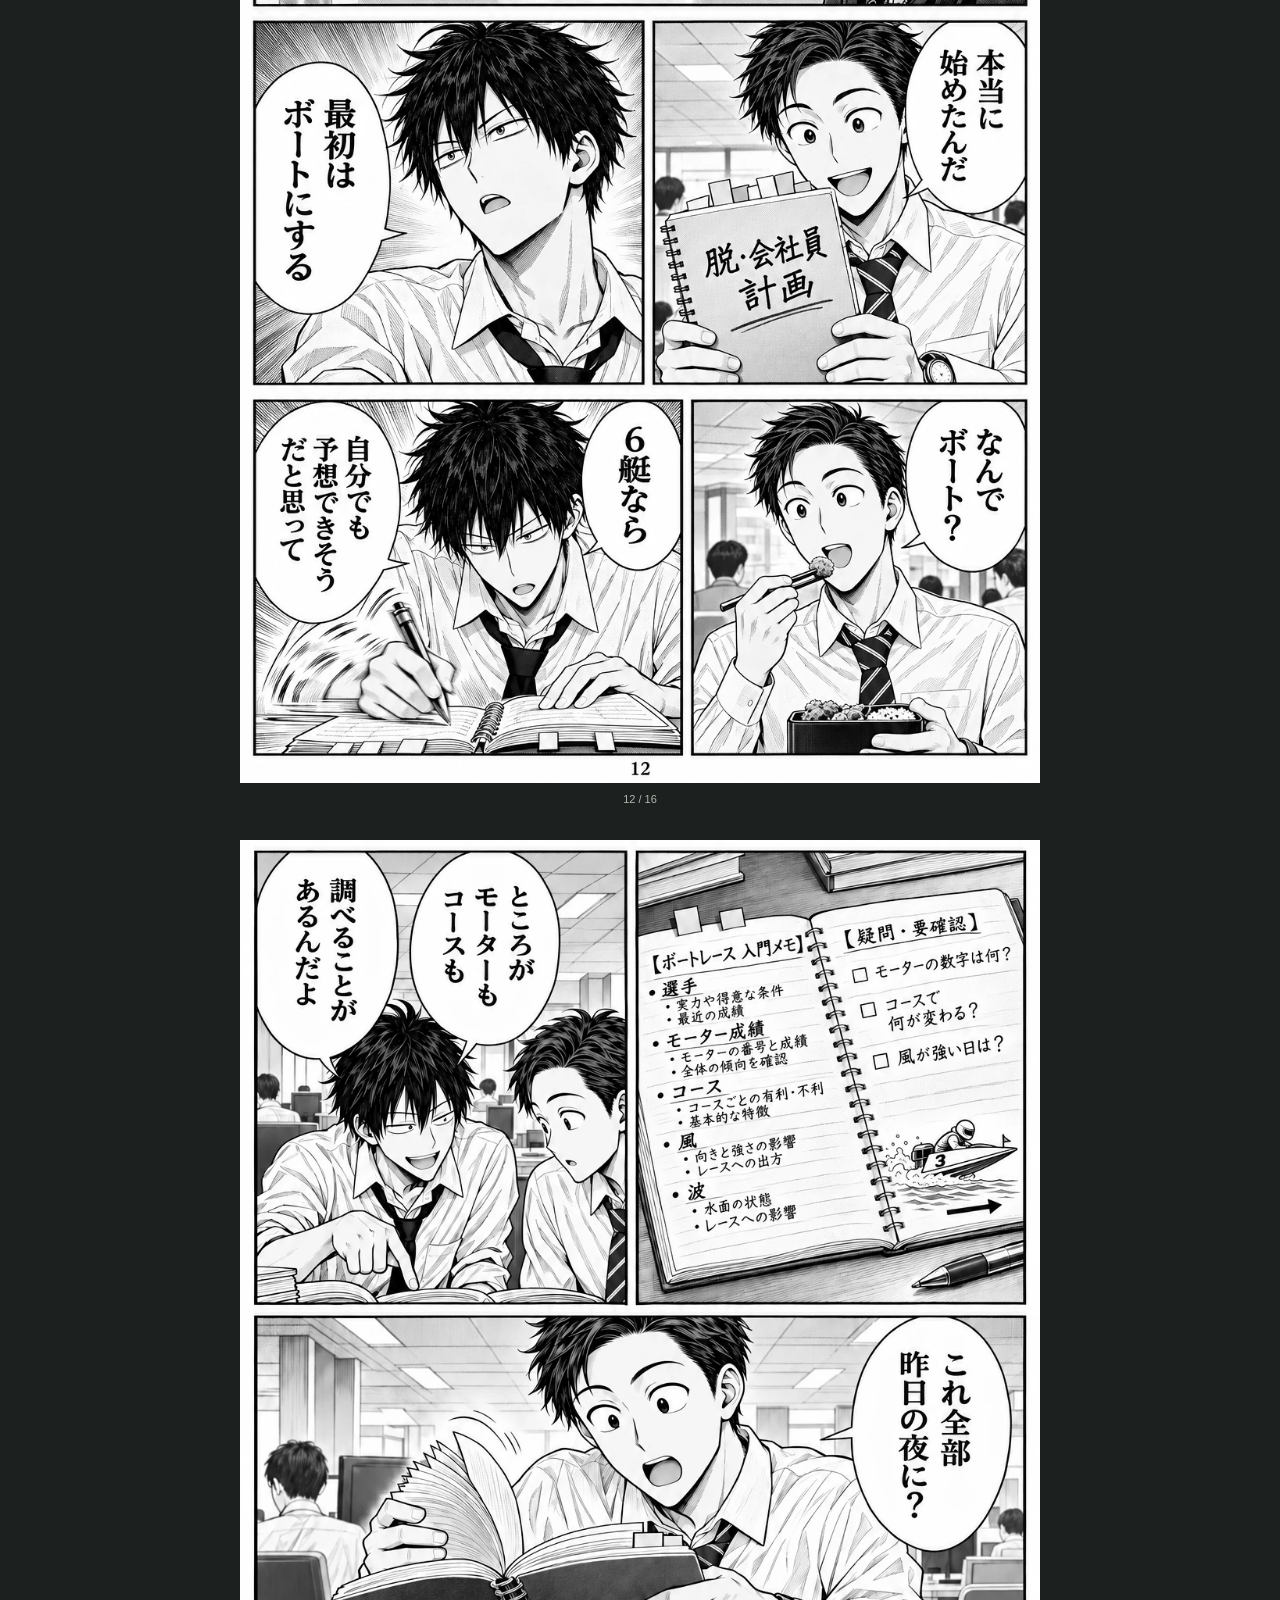
<file: episodes/02/index.html>
<!doctype html>
<html lang="ja"><head><meta charset="utf-8"><meta name="viewport" content="width=device-width,initial-scale=1"><meta name="theme-color" content="#1c201f"><title>第2話「眠らない男」｜賭けたら起きる。</title><link rel="stylesheet" href="../../styles.css?v=ba436b7c9296"></head>
<body class="reader"><a class="skip" href="#p1">本文へ</a><header class="reader-head wrap"><a href="../../index.html">‹ 目次</a><h1>第2話「眠らない男」</h1><span class="muted">賭けたら起きる。</span></header>
<nav class="wrap readerbar" aria-label="話とページ"><label>ページ <select id="jump" aria-label="表示ページ"><option value="1">1 / 16</option><option value="2">2 / 16</option><option value="3">3 / 16</option><option value="4">4 / 16</option><option value="5">5 / 16</option><option value="6">6 / 16</option><option value="7">7 / 16</option><option value="8">8 / 16</option><option value="9">9 / 16</option><option value="10">10 / 16</option><option value="11">11 / 16</option><option value="12">12 / 16</option><option value="13">13 / 16</option><option value="14">14 / 16</option><option value="15">15 / 16</option><option value="16">16 / 16</option></select></label><div class="links"><a href="../01/">‹ 前の話へ</a><a href="../../index.html">目次へ</a></div></nav>
<main class="pages"><figure id="p1"><img src="../../images/episode-02/page-001.webp?v=b868c9558c96" width="1024" height="1536" alt="賭けたら起きる。 第2話 1ページ" fetchpriority="high" decoding="async"><figcaption>1 / 16</figcaption></figure>
<figure id="p2"><img src="../../images/episode-02/page-002.webp?v=261b686292ce" width="1024" height="1536" alt="賭けたら起きる。 第2話 2ページ" loading="lazy" decoding="async"><figcaption>2 / 16</figcaption></figure>
<figure id="p3"><img src="../../images/episode-02/page-003.webp?v=5f4b33577176" width="1024" height="1536" alt="賭けたら起きる。 第2話 3ページ" loading="lazy" decoding="async"><figcaption>3 / 16</figcaption></figure>
<figure id="p4"><img src="../../images/episode-02/page-004.webp?v=15b9f3232510" width="1024" height="1536" alt="賭けたら起きる。 第2話 4ページ" loading="lazy" decoding="async"><figcaption>4 / 16</figcaption></figure>
<figure id="p5"><img src="../../images/episode-02/page-005.webp?v=9bfab8c23ad2" width="1024" height="1536" alt="賭けたら起きる。 第2話 5ページ" loading="lazy" decoding="async"><figcaption>5 / 16</figcaption></figure>
<figure id="p6"><img src="../../images/episode-02/page-006.webp?v=43bd8c4a9e9f" width="1024" height="1536" alt="賭けたら起きる。 第2話 6ページ" loading="lazy" decoding="async"><figcaption>6 / 16</figcaption></figure>
<figure id="p7"><img src="../../images/episode-02/page-007.webp?v=eb840520bda5" width="1024" height="1536" alt="賭けたら起きる。 第2話 7ページ" loading="lazy" decoding="async"><figcaption>7 / 16</figcaption></figure>
<figure id="p8"><img src="../../images/episode-02/page-008.webp?v=c989bc9962de" width="1024" height="1536" alt="賭けたら起きる。 第2話 8ページ" loading="lazy" decoding="async"><figcaption>8 / 16</figcaption></figure>
<figure id="p9"><img src="../../images/episode-02/page-009.webp?v=376beeeff7f9" width="1024" height="1536" alt="賭けたら起きる。 第2話 9ページ" loading="lazy" decoding="async"><figcaption>9 / 16</figcaption></figure>
<figure id="p10"><img src="../../images/episode-02/page-010.webp?v=4dead20f5371" width="1024" height="1536" alt="賭けたら起きる。 第2話 10ページ" loading="lazy" decoding="async"><figcaption>10 / 16</figcaption></figure>
<figure id="p11"><img src="../../images/episode-02/page-011.webp?v=8dbe04e14103" width="1024" height="1536" alt="賭けたら起きる。 第2話 11ページ" loading="lazy" decoding="async"><figcaption>11 / 16</figcaption></figure>
<figure id="p12"><img src="../../images/episode-02/page-012.webp?v=b0991c7e3b37" width="1024" height="1536" alt="賭けたら起きる。 第2話 12ページ" loading="lazy" decoding="async"><figcaption>12 / 16</figcaption></figure>
<figure id="p13"><img src="../../images/episode-02/page-013.webp?v=ff95f61c8003" width="1024" height="1536" alt="賭けたら起きる。 第2話 13ページ" loading="lazy" decoding="async"><figcaption>13 / 16</figcaption></figure>
<figure id="p14"><img src="../../images/episode-02/page-014.webp?v=20d5e0f9df5b" width="1024" height="1536" alt="賭けたら起きる。 第2話 14ページ" loading="lazy" decoding="async"><figcaption>14 / 16</figcaption></figure>
<figure id="p15"><img src="../../images/episode-02/page-015.webp?v=2796606ffb51" width="1024" height="1536" alt="賭けたら起きる。 第2話 15ページ" loading="lazy" decoding="async"><figcaption>15 / 16</figcaption></figure>
<figure id="p16"><img src="../../images/episode-02/page-016.webp?v=3000f17092d3" width="1024" height="1536" alt="賭けたら起きる。 第2話 16ページ" loading="lazy" decoding="async"><figcaption>16 / 16</figcaption></figure></main>
<section class="reader-end"><p>第2話 了</p><a class="btn" href="../01/">‹ 第1話へ</a><a class="btn" href="../../index.html">目次へ戻る</a><a class="btn" href="#p1">この話の最初へ</a></section>
<footer class="wrap">創作漫画です。人物・出来事は架空です。AIを用いて制作しています。</footer><script src="../../reader.js?v=09e105eb55db"></script></body></html>
</file>
<file: styles.css>
:root{color-scheme:dark;--bg:#1c201f;--ink:#eeeee7;--muted:#b0b7ae;--line:#3c453d;--accent:#cbdc9b}
*{box-sizing:border-box}body{margin:0;background:var(--bg);color:var(--ink);font-family:"Noto Sans JP","Hiragino Kaku Gothic ProN","Yu Gothic",Meiryo,sans-serif;line-height:1.8}a{color:inherit;text-decoration:none}button,select{font:inherit}a:focus-visible,button:focus-visible,select:focus-visible{outline:2px solid var(--accent);outline-offset:4px}a:hover{color:var(--accent)}.wrap{width:min(800px,calc(100% - 40px));margin:auto}
.head{display:flex;justify-content:space-between;align-items:center;padding:28px 0;border-bottom:1px solid var(--line);gap:16px}.brand{font:700 18px Arial,sans-serif;letter-spacing:.035em}.muted,small{color:var(--muted)}small{font-size:12px}.head a:last-child{font-size:12px}h1{font-size:34px;letter-spacing:.05em;line-height:1.4;margin:12px 0}h2{font-size:18px;line-height:1.4}p{font-size:14px}main{padding:32px 0 48px}
.intro{margin-bottom:36px}.intro p{color:var(--muted);margin:12px 0 20px}.actions{display:flex;gap:12px;flex-wrap:wrap}.btn,button{border:1px solid var(--line);background:transparent;color:var(--ink);padding:10px 18px;border-radius:3px;cursor:pointer;font-size:13px;display:inline-block}.btn.primary{background:var(--accent);border-color:var(--accent);color:var(--bg)}button:hover,.btn:hover{border-color:var(--accent)}.heading{border-left:4px solid var(--accent);padding-left:13px;margin:28px 0 10px}
.row{display:grid;grid-template-columns:112px 1fr 18px;gap:22px;align-items:center;padding:17px 0;border-bottom:1px solid var(--line)}.row:hover{background:#252c27}.thumb{width:112px;height:76px;object-fit:cover;object-position:top;border-radius:3px;filter:brightness(.9)}.row h3{font-size:16px;margin:0}.row small{color:var(--accent)}.row p{font-size:12px;color:var(--muted);margin:4px 0 0}.arrow{color:var(--muted)}footer{border-top:1px solid var(--line);padding:24px 0 32px;font-size:11px;color:var(--muted)}
.reader-head{display:flex;align-items:center;justify-content:space-between;gap:16px;padding:20px 0}.reader-head h1{font-size:17px;margin:0}.reader-head>span{font-size:12px}.readerbar{position:sticky;top:0;background:#1c201ff5;border-bottom:1px solid var(--line);z-index:5;display:flex;align-items:center;justify-content:space-between;padding:10px 0;gap:10px}.readerbar a,.readerbar span{font-size:12px}.readerbar select{background:var(--bg);color:var(--ink);border:1px solid var(--line);padding:8px}.readerbar .links{display:flex;gap:18px}.pages{max-width:800px;margin:auto;padding:20px 0}.pages figure{margin:0 0 24px;scroll-margin-top:80px}.pages img{display:block;width:100%;height:auto}.pages figcaption{text-align:center;color:var(--muted);font-size:11px;padding:7px}.reader-end{text-align:center;padding:14px 0 40px}.reader-end .btn{margin:6px}.skip{position:absolute;left:12px;top:-80px}.skip:focus{top:8px;z-index:20;background:var(--bg);padding:10px}[hidden]{display:none!important}
@media(max-width:700px){.row{grid-template-columns:84px 1fr 14px;gap:14px}.thumb{width:84px;height:64px}.row h3{font-size:15px}.row p{display:none}h1{font-size:28px}.head{padding:24px 0}.reader .pages{padding-top:10px}.reader-head h1{font-size:15px}.readerbar{flex-wrap:wrap}}
@media(max-width:380px){.reader-head{gap:8px;flex-wrap:wrap}.reader-head>span{flex-basis:100%;text-align:right}}
@media print{.reader-head,.readerbar,.reader-end,footer,.skip,figcaption{display:none}.reader{background:#fff}.pages{max-width:none;padding:0}.pages figure{margin:0;break-after:page}.pages figure:last-child{break-after:auto}.pages img{height:100vh;width:100%;object-fit:contain}}
</file>
